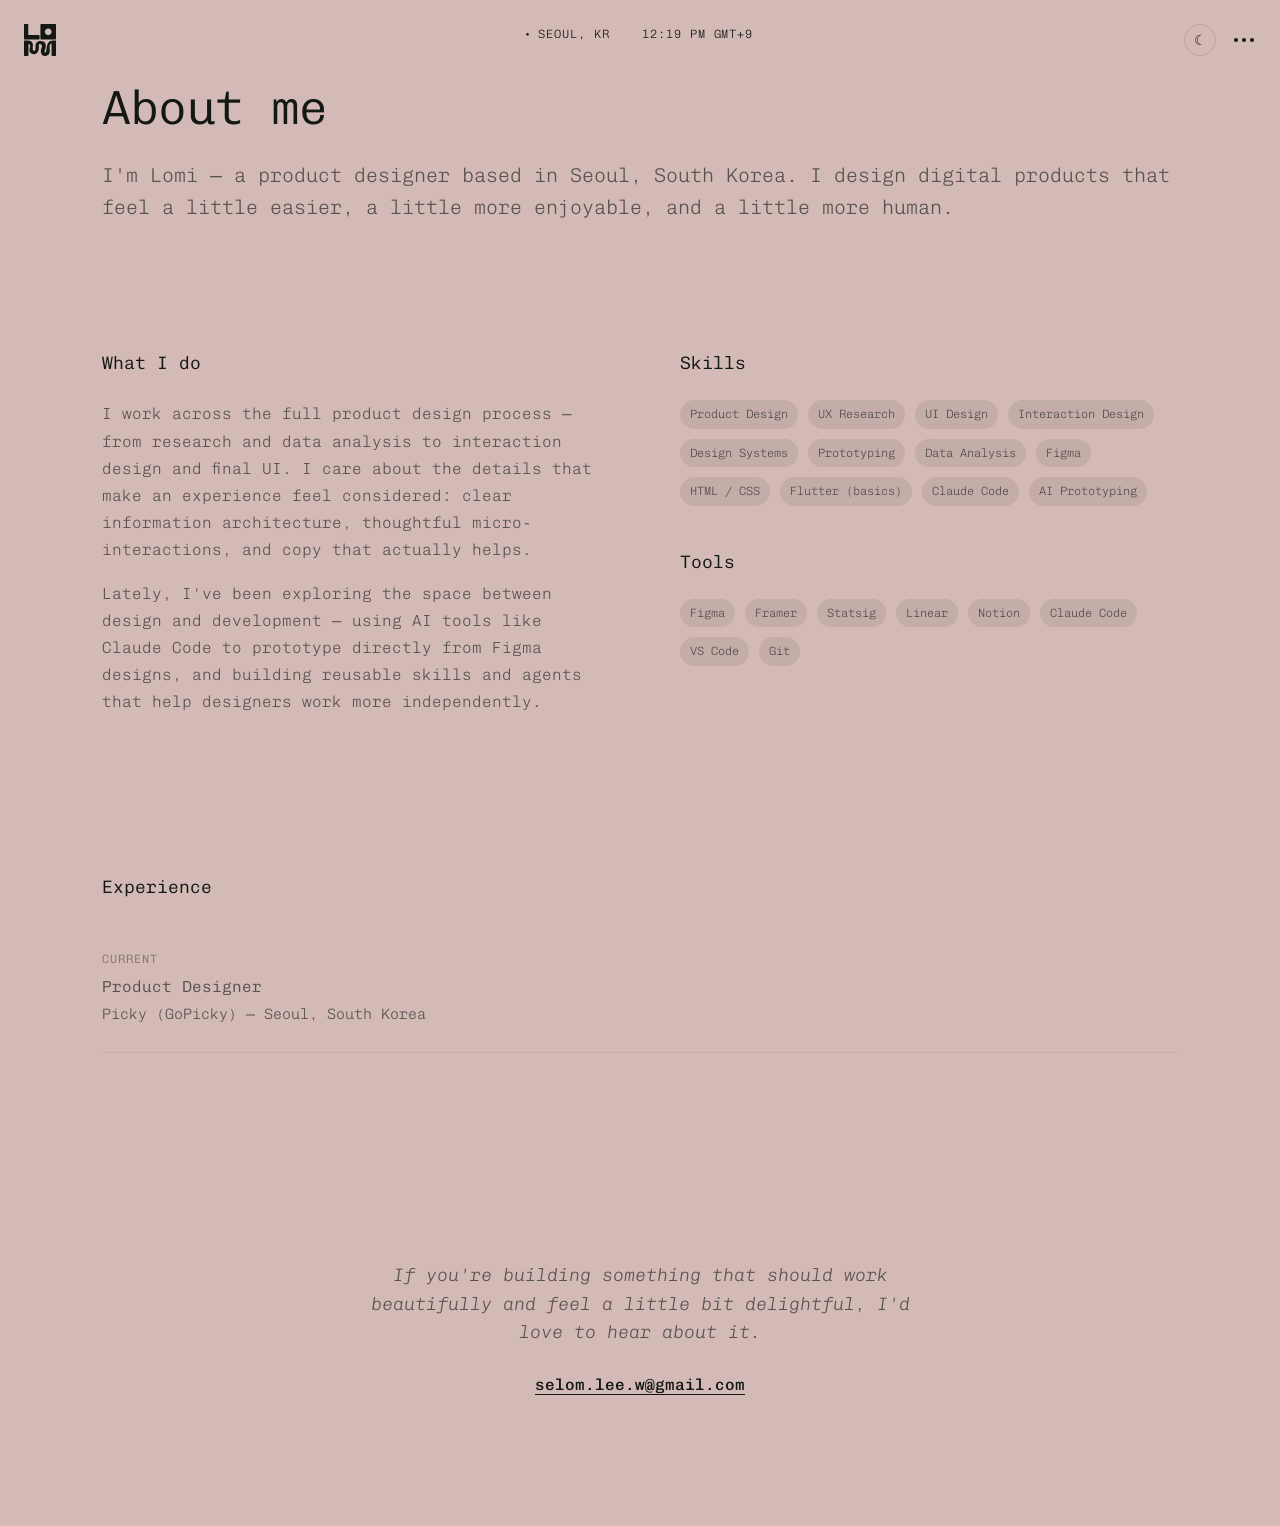
<file: about.html>
<!DOCTYPE html>
<html lang="en">
<head>
  <meta charset="UTF-8">
  <meta name="viewport" content="width=device-width, initial-scale=1.0">
  <title>About - Selom Lee</title>
  <meta name="description" content="About Selom Lee — product designer based in Seoul, South Korea.">
  <link rel="preconnect" href="https://fonts.googleapis.com">
  <link rel="preconnect" href="https://fonts.gstatic.com" crossorigin>
  <link href="https://fonts.googleapis.com/css2?family=Chivo+Mono:wght@200;300&display=swap" rel="stylesheet">
  <link rel="stylesheet" href="styles.css">
</head>
<body>

  <!-- Navigation -->
  <nav class="nav">
    <a href="index.html" class="nav__logo"><svg width="40" height="40" viewBox="0 0 40 40" fill="none" aria-label="Lomi"><g clip-path="url(#logo-clip)"><path class="logo-word" d="M34.599 20.7842C34.038 20.9072 33.488 21.0902 32.949 21.3592C31.61 22.0282 30.472 23.0822 29.747 24.3662C28.04 27.3882 28.697 31.1612 27.565 34.4282C27.404 34.8942 27.136 35.4252 26.658 35.6552C26.415 35.7722 26.087 35.7632 25.909 35.5652C25.828 35.4742 25.787 35.3562 25.759 35.2392C25.44 33.8972 26.063 32.3792 26.497 31.1322C27.104 29.3902 27.732 27.5892 27.109 25.6302C26.653 24.1962 25.766 22.6352 24.308 21.9652C22.593 21.1772 20.702 20.8562 18.851 21.4052C15.914 22.2762 13.946 24.8942 14.353 27.8822C14.54 29.2552 14.465 30.6632 14.131 32.0102C14.006 32.5162 13.829 33.0382 13.433 33.3892C11.919 34.7332 10.883 32.2042 10.842 31.0912C10.784 29.4812 11.195 27.8762 11.195 26.2642C11.195 23.5862 9.493 21.7772 6.881 21.0732C5.014 20.5692 3.034 20.5412 1.11 20.5772C0.987 20.5792 0.792 20.5802 0.6 20.5802C0.269 20.5782 0 20.8392 0 21.1612V39.4032C0 39.7252 0.269 39.9852 0.6 39.9852H4.956C5.287 39.9852 5.556 39.7242 5.556 39.4032V25.7962C5.556 25.2242 5.522 24.9292 6.305 25.2252C6.805 25.4142 7.211 25.8322 7.425 26.3042C7.737 26.9952 7.704 27.7892 7.549 28.5292C7.394 29.2682 7.124 29.9822 6.976 30.7232C6.804 31.5822 6.79 32.6802 6.899 33.5572C7.026 34.5832 7.494 35.6392 8.27 36.3562C9.958 37.9162 12.866 38.1452 14.879 37.0772C16.812 36.0502 17.86 33.9202 18.288 31.8232C18.552 30.5282 18.628 29.1972 18.512 27.8822C18.434 27.0022 18.323 25.9772 18.987 25.3732C19.328 25.0622 19.824 24.9402 20.289 24.9892C21.569 25.1222 22.431 26.4432 22.469 27.6922C22.51 29.0302 21.779 30.0452 21.409 31.2682C20.837 33.1602 20.842 35.6612 21.843 37.3922C23.467 40.2012 28.025 40.9292 30.468 38.5392C32.725 36.3302 32.2 32.4772 32.038 29.6872C31.956 28.2742 32.009 26.8002 32.665 25.5362C33.083 24.7312 33.989 23.8112 34.306 25.0982C34.49 25.8472 34.46 26.6892 34.46 27.4462C34.46 29.0132 34.46 30.5802 34.46 32.1462C34.46 34.5662 34.46 36.9862 34.46 39.4062C34.46 39.7282 34.729 39.9882 35.06 39.9882H39.403C39.734 39.9882 40.003 39.7272 40.003 39.4062V21.1562C40.003 20.8362 39.738 20.5772 39.408 20.5742L39.142 20.5722C38.722 20.5622 38.287 20.5512 37.845 20.5462C36.732 20.5352 35.649 20.5572 34.601 20.7882L34.599 20.7842Z" fill="currentColor"/><path class="logo-l" d="M18.844 13.889H5.334V0.6C5.334 0.269 5.065 0 4.734 0H0.6C0.269 0 0 0.269 0 0.6V18.844C0 19.175 0.269 19.444 0.6 19.444H18.844C19.175 19.444 19.444 19.175 19.444 18.844V14.489C19.444 14.158 19.175 13.889 18.844 13.889Z" fill="currentColor"/><path class="logo-eye" d="M39.3879 0H21.1439C20.8139 0 20.5439 0.27 20.5439 0.6V18.844C20.5439 19.174 20.8139 19.444 21.1439 19.444H39.3879C39.7179 19.444 39.9879 19.174 39.9879 18.844V0.6C39.9879 0.27 39.7179 0 39.3879 0ZM30.2659 13.953C27.9289 13.953 26.0349 12.059 26.0349 9.722C26.0349 7.385 27.9289 5.491 30.2659 5.491C32.6029 5.491 34.4969 7.385 34.4969 9.722C34.4969 12.059 32.6029 13.953 30.2659 13.953Z" fill="currentColor"/></g><defs><clipPath id="logo-clip"><rect width="40" height="40" fill="white"/></clipPath></defs></svg></a>
    <div class="nav__actions">
      <button class="theme-toggle" aria-label="Toggle theme" onclick="toggleTheme()">
        <span class="theme-toggle__icon"></span>
      </button>
      <button class="nav__toggle" aria-label="Toggle menu">
        <div class="nav__toggle-dots"><span></span><span></span><span></span></div>
      </button>
    </div>
    <div class="nav__location">
      <span class="nav__location-dot">●</span>
      <span>SEOUL, KR</span>
      <span class="nav__location-time" id="localTime"></span>
    </div>
    <div class="nav__panel">
      <div class="nav__panel-bg"></div>
      <div class="nav__panel-content">
        <div class="nav__panel-inner">
          <ul class="nav__links">
            <li><a href="about.html">About</a></li>
            <li><a href="works.html">Work</a></li>
            <li><a href="ai-design.html">Design & AI</a></li>
          </ul>
          <div class="nav__meta">
            <p class="nav__meta-label">Connect</p>
            <a href="https://www.linkedin.com/in/selomlee/" target="_blank" rel="noopener">LinkedIn</a>
            <a href="https://www.instagram.com/lomm.design" target="_blank" rel="noopener">Instagram</a>
            <a href="mailto:selom.lee.w@gmail.com">selom.lee.w@gmail.com</a>
          </div>
        </div>
      </div>
    </div>
  </nav>

  <!-- About Header -->
  <section class="about-header container--narrow">
    <h1 style="margin-bottom: 1.5rem;">About me</h1>
    <p class="text-large">
      I'm Lomi — a product designer based in Seoul, South Korea. I design digital products that feel a little easier, a little more enjoyable, and a little more human.
    </p>
  </section>

  <!-- About Content -->
  <section class="section container--narrow">
    <div class="about-grid">
      <div>
        <h3 style="margin-bottom: 1.5rem;">What I do</h3>
        <p>
          I work across the full product design process — from research and data analysis to interaction design and final UI. I care about the details that make an experience feel considered: clear information architecture, thoughtful micro-interactions, and copy that actually helps.
        </p>
        <p style="margin-top: 1rem;">
          Lately, I've been exploring the space between design and development — using AI tools like Claude Code to prototype directly from Figma designs, and building reusable skills and agents that help designers work more independently.
        </p>
      </div>
      <div>
        <h3 style="margin-bottom: 1.5rem;">Skills</h3>
        <div class="skills-list">
          <span class="tag">Product Design</span>
          <span class="tag">UX Research</span>
          <span class="tag">UI Design</span>
          <span class="tag">Interaction Design</span>
          <span class="tag">Design Systems</span>
          <span class="tag">Prototyping</span>
          <span class="tag">Data Analysis</span>
          <span class="tag">Figma</span>
          <span class="tag">HTML / CSS</span>
          <span class="tag">Flutter (basics)</span>
          <span class="tag">Claude Code</span>
          <span class="tag">AI Prototyping</span>
        </div>

        <h3 style="margin-top: 2.5rem; margin-bottom: 1.5rem;">Tools</h3>
        <div class="skills-list">
          <span class="tag">Figma</span>
          <span class="tag">Framer</span>
          <span class="tag">Statsig</span>
          <span class="tag">Linear</span>
          <span class="tag">Notion</span>
          <span class="tag">Claude Code</span>
          <span class="tag">VS Code</span>
          <span class="tag">Git</span>
        </div>
      </div>
    </div>
  </section>

  <!-- Experience -->
  <section class="section container--narrow">
    <h3 style="margin-bottom: 1.5rem;">Experience</h3>
    <div>
      <div class="experience-item">
        <p class="experience-item__period">Current</p>
        <p class="experience-item__role">Product Designer</p>
        <p class="experience-item__company">Picky (GoPicky) — Seoul, South Korea</p>
      </div>
    </div>
  </section>

  <!-- CTA -->
  <section class="cta-banner">
    <p class="italic-quote">If you're building something that should work beautifully and feel a little bit delightful, I'd love to hear about it.</p>
    <p style="margin-top: 1.5rem;">
      <a href="mailto:selom.lee.w@gmail.com" style="color: var(--color-text); font-weight: 500; border-bottom: 1px solid var(--color-text);">selom.lee.w@gmail.com</a>
    </p>
  </section>

  <script>
    // Theme toggle
    function toggleTheme() {
      const current = document.documentElement.getAttribute('data-theme');
      const next = current === 'light' ? 'dark' : 'light';
      document.documentElement.setAttribute('data-theme', next);
      localStorage.setItem('theme', next);
    }
    (function() {
      const saved = localStorage.getItem('theme');
      if (saved) document.documentElement.setAttribute('data-theme', saved);
    })();

    // Nav toggle
    (function() {
      const nav = document.querySelector('.nav');
      const toggle = document.querySelector('.nav__toggle');
      let menuOpen = false;
      let scrollPos = 0;

      toggle.addEventListener('click', function(e) {
        e.stopPropagation();
        menuOpen = !menuOpen;
        nav.classList.toggle('nav--open', menuOpen);
        scrollPos = window.scrollY;
      });

      document.addEventListener('click', function(e) {
        if (menuOpen && !nav.contains(e.target)) {
          menuOpen = false;
          nav.classList.remove('nav--open');
        }
      });

      window.addEventListener('scroll', function() {
        if (menuOpen && Math.abs(window.scrollY - scrollPos) > 500) {
          menuOpen = false;
          nav.classList.remove('nav--open');
        }
      });
    })();

    // Seoul time
    (function() {
      function updateTime() {
        var now = new Date();
        var time = now.toLocaleTimeString('en-US', { timeZone: 'Asia/Seoul', hour: 'numeric', minute: '2-digit', hour12: true });
        document.getElementById('localTime').textContent = time + '  GMT+9';
      }
      updateTime();
      setInterval(updateTime, 60000);
    })();
  </script>
</body>
</html>
</file>
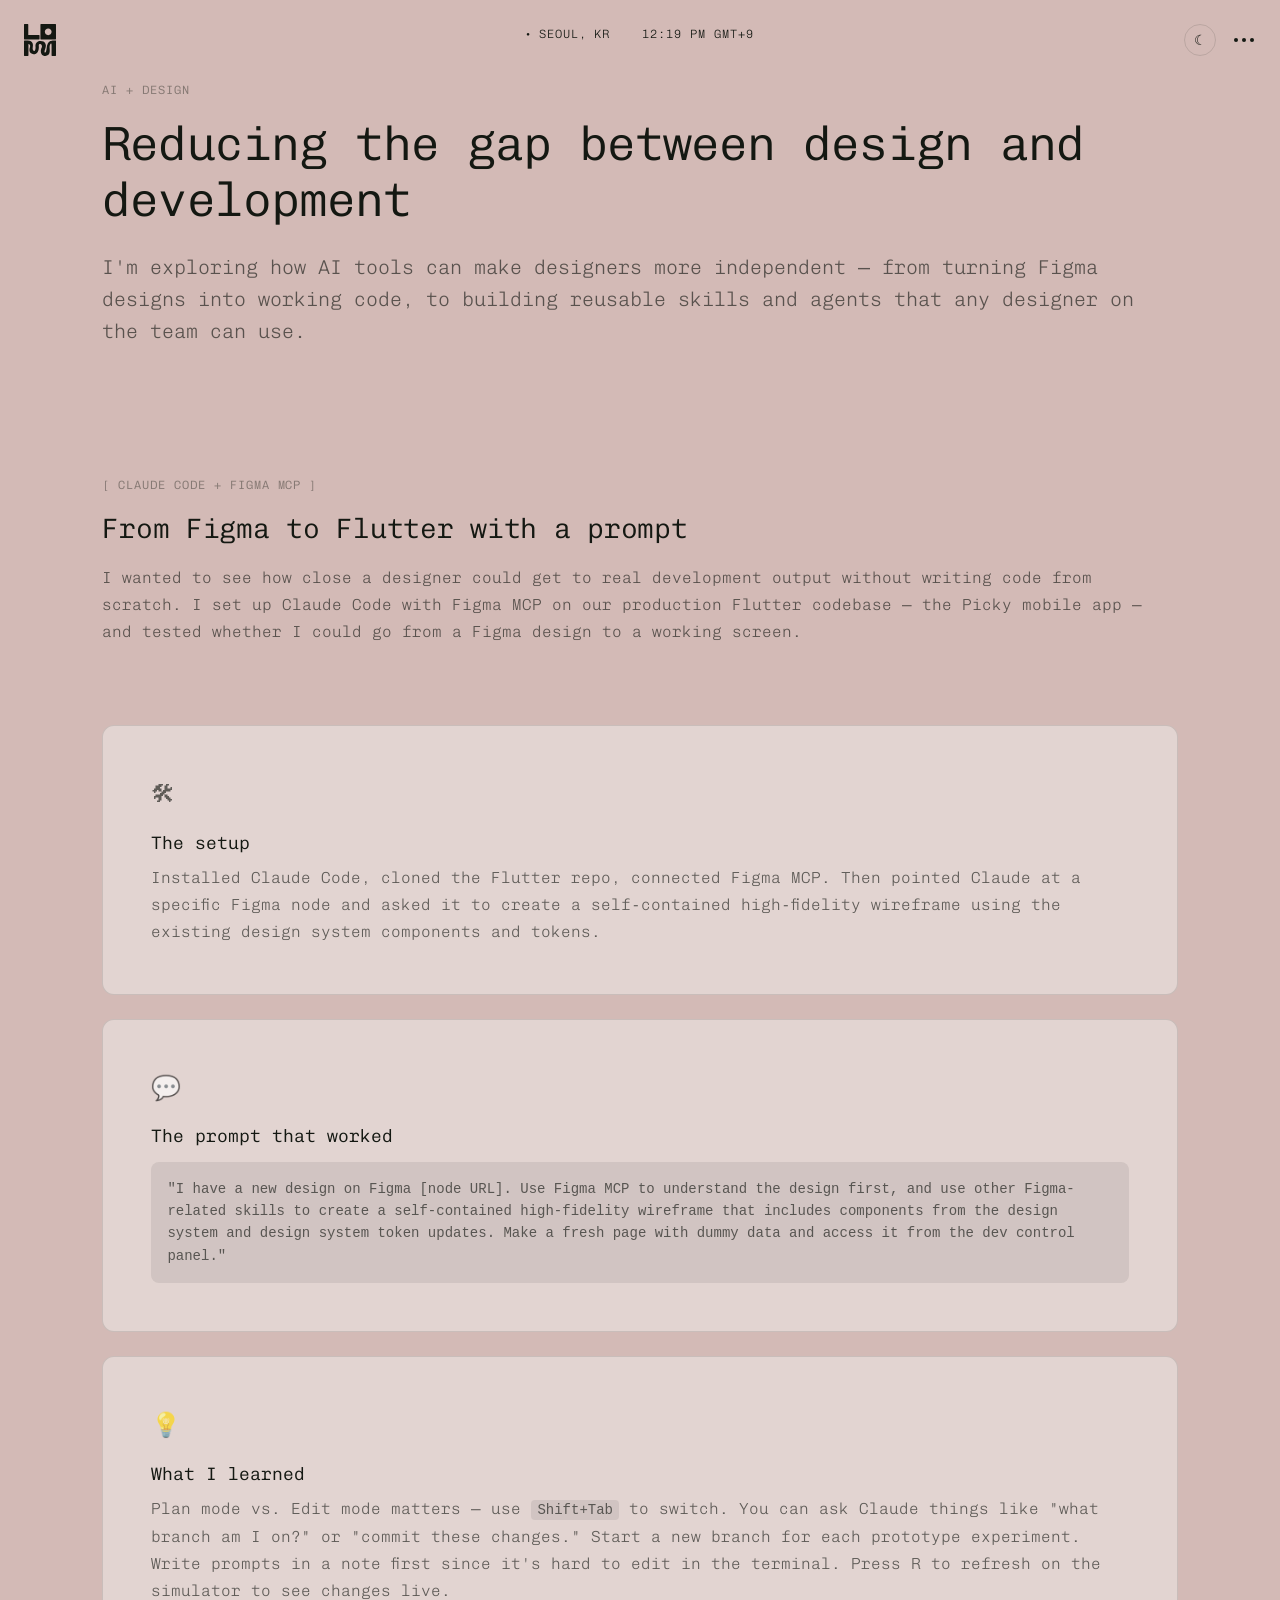
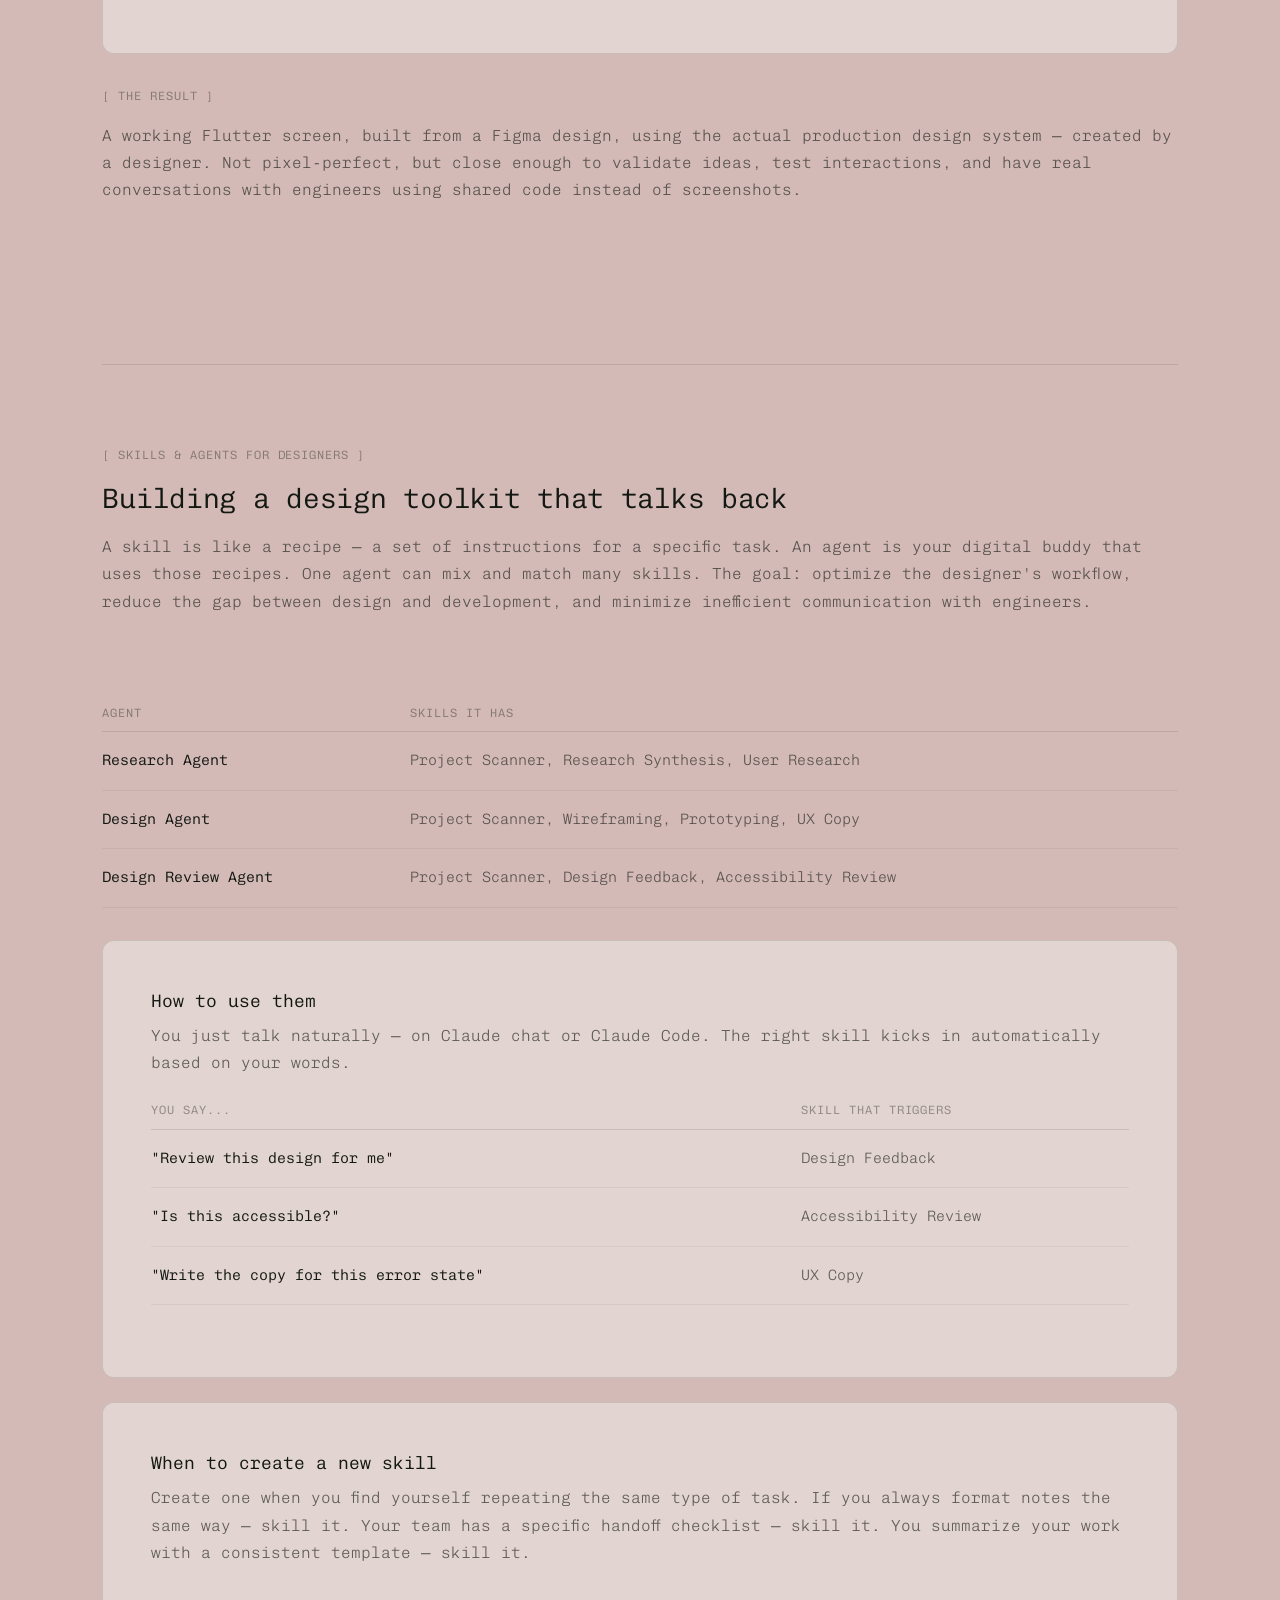
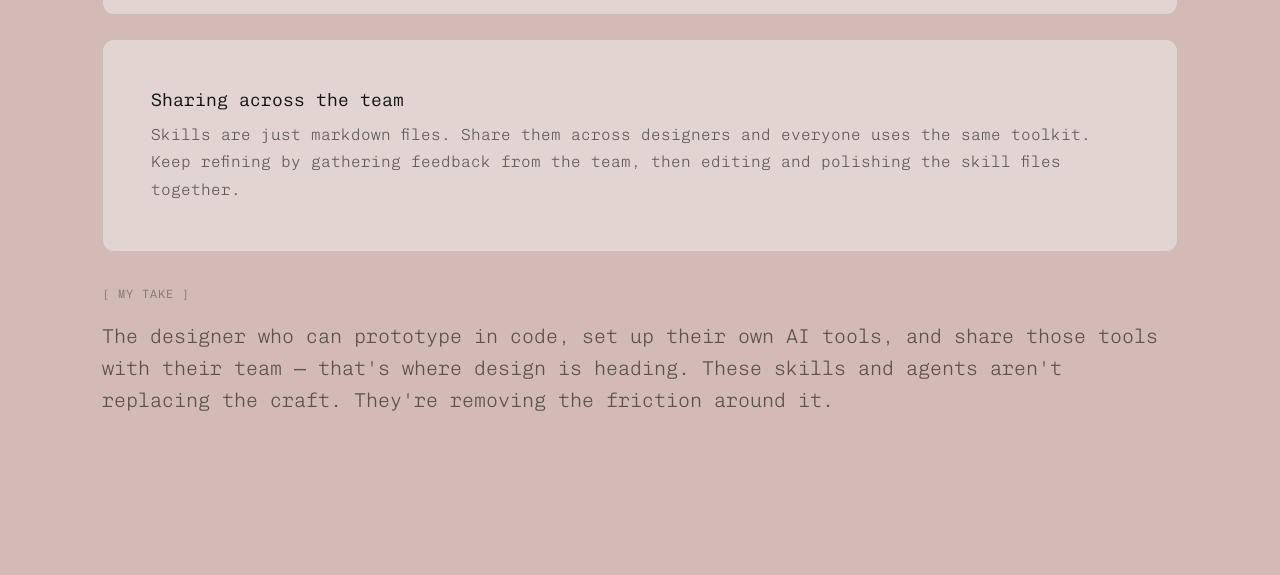
<file: ai-design.html>
<!DOCTYPE html>
<html lang="en">
<head>
  <meta charset="UTF-8">
  <meta name="viewport" content="width=device-width, initial-scale=1.0">
  <title>AI + Design - Selom Lee</title>
  <meta name="description" content="Exploring the intersection of design and AI — vibe coding, rapid prototyping, and building skills and agents for designers.">
  <link rel="preconnect" href="https://fonts.googleapis.com">
  <link rel="preconnect" href="https://fonts.gstatic.com" crossorigin>
  <link href="https://fonts.googleapis.com/css2?family=Chivo+Mono:wght@200;300&display=swap" rel="stylesheet">
  <link rel="stylesheet" href="styles.css">
</head>
<body>

  <!-- Navigation -->
  <nav class="nav">
    <a href="index.html" class="nav__logo"><svg width="40" height="40" viewBox="0 0 40 40" fill="none" aria-label="Lomi"><g clip-path="url(#logo-clip)"><path class="logo-word" d="M34.599 20.7842C34.038 20.9072 33.488 21.0902 32.949 21.3592C31.61 22.0282 30.472 23.0822 29.747 24.3662C28.04 27.3882 28.697 31.1612 27.565 34.4282C27.404 34.8942 27.136 35.4252 26.658 35.6552C26.415 35.7722 26.087 35.7632 25.909 35.5652C25.828 35.4742 25.787 35.3562 25.759 35.2392C25.44 33.8972 26.063 32.3792 26.497 31.1322C27.104 29.3902 27.732 27.5892 27.109 25.6302C26.653 24.1962 25.766 22.6352 24.308 21.9652C22.593 21.1772 20.702 20.8562 18.851 21.4052C15.914 22.2762 13.946 24.8942 14.353 27.8822C14.54 29.2552 14.465 30.6632 14.131 32.0102C14.006 32.5162 13.829 33.0382 13.433 33.3892C11.919 34.7332 10.883 32.2042 10.842 31.0912C10.784 29.4812 11.195 27.8762 11.195 26.2642C11.195 23.5862 9.493 21.7772 6.881 21.0732C5.014 20.5692 3.034 20.5412 1.11 20.5772C0.987 20.5792 0.792 20.5802 0.6 20.5802C0.269 20.5782 0 20.8392 0 21.1612V39.4032C0 39.7252 0.269 39.9852 0.6 39.9852H4.956C5.287 39.9852 5.556 39.7242 5.556 39.4032V25.7962C5.556 25.2242 5.522 24.9292 6.305 25.2252C6.805 25.4142 7.211 25.8322 7.425 26.3042C7.737 26.9952 7.704 27.7892 7.549 28.5292C7.394 29.2682 7.124 29.9822 6.976 30.7232C6.804 31.5822 6.79 32.6802 6.899 33.5572C7.026 34.5832 7.494 35.6392 8.27 36.3562C9.958 37.9162 12.866 38.1452 14.879 37.0772C16.812 36.0502 17.86 33.9202 18.288 31.8232C18.552 30.5282 18.628 29.1972 18.512 27.8822C18.434 27.0022 18.323 25.9772 18.987 25.3732C19.328 25.0622 19.824 24.9402 20.289 24.9892C21.569 25.1222 22.431 26.4432 22.469 27.6922C22.51 29.0302 21.779 30.0452 21.409 31.2682C20.837 33.1602 20.842 35.6612 21.843 37.3922C23.467 40.2012 28.025 40.9292 30.468 38.5392C32.725 36.3302 32.2 32.4772 32.038 29.6872C31.956 28.2742 32.009 26.8002 32.665 25.5362C33.083 24.7312 33.989 23.8112 34.306 25.0982C34.49 25.8472 34.46 26.6892 34.46 27.4462C34.46 29.0132 34.46 30.5802 34.46 32.1462C34.46 34.5662 34.46 36.9862 34.46 39.4062C34.46 39.7282 34.729 39.9882 35.06 39.9882H39.403C39.734 39.9882 40.003 39.7272 40.003 39.4062V21.1562C40.003 20.8362 39.738 20.5772 39.408 20.5742L39.142 20.5722C38.722 20.5622 38.287 20.5512 37.845 20.5462C36.732 20.5352 35.649 20.5572 34.601 20.7882L34.599 20.7842Z" fill="currentColor"/><path class="logo-l" d="M18.844 13.889H5.334V0.6C5.334 0.269 5.065 0 4.734 0H0.6C0.269 0 0 0.269 0 0.6V18.844C0 19.175 0.269 19.444 0.6 19.444H18.844C19.175 19.444 19.444 19.175 19.444 18.844V14.489C19.444 14.158 19.175 13.889 18.844 13.889Z" fill="currentColor"/><path class="logo-eye" d="M39.3879 0H21.1439C20.8139 0 20.5439 0.27 20.5439 0.6V18.844C20.5439 19.174 20.8139 19.444 21.1439 19.444H39.3879C39.7179 19.444 39.9879 19.174 39.9879 18.844V0.6C39.9879 0.27 39.7179 0 39.3879 0ZM30.2659 13.953C27.9289 13.953 26.0349 12.059 26.0349 9.722C26.0349 7.385 27.9289 5.491 30.2659 5.491C32.6029 5.491 34.4969 7.385 34.4969 9.722C34.4969 12.059 32.6029 13.953 30.2659 13.953Z" fill="currentColor"/></g><defs><clipPath id="logo-clip"><rect width="40" height="40" fill="white"/></clipPath></defs></svg></a>
    <div class="nav__actions">
      <button class="theme-toggle" aria-label="Toggle theme" onclick="toggleTheme()">
        <span class="theme-toggle__icon"></span>
      </button>
      <button class="nav__toggle" aria-label="Toggle menu">
        <div class="nav__toggle-dots"><span></span><span></span><span></span></div>
      </button>
    </div>
    <div class="nav__location">
      <span class="nav__location-dot">●</span>
      <span>SEOUL, KR</span>
      <span class="nav__location-time" id="localTime"></span>
    </div>
    <div class="nav__panel">
      <div class="nav__panel-bg"></div>
      <div class="nav__panel-content">
        <div class="nav__panel-inner">
          <ul class="nav__links">
            <li><a href="about.html">About</a></li>
            <li><a href="works.html">Work</a></li>
            <li><a href="ai-design.html">Design & AI</a></li>
          </ul>
          <div class="nav__meta">
            <p class="nav__meta-label">Connect</p>
            <a href="https://www.linkedin.com/in/selomlee/" target="_blank" rel="noopener">LinkedIn</a>
            <a href="https://www.instagram.com/lomm.design" target="_blank" rel="noopener">Instagram</a>
            <a href="mailto:selom.lee.w@gmail.com">selom.lee.w@gmail.com</a>
          </div>
        </div>
      </div>
    </div>
  </nav>

  <!-- Intro -->
  <section class="ai-intro container--narrow">
    <p class="case-section__label" style="margin-bottom: 1rem;">AI + Design</p>
    <h1 style="margin-bottom: 1.5rem;">Reducing the gap between design and development</h1>
    <p class="text-large">
      I'm exploring how AI tools can make designers more independent — from turning Figma designs into working code, to building reusable skills and agents that any designer on the team can use.
    </p>
  </section>

  <!-- Section 1: Claude Code + Figma MCP -->
  <section class="section container--narrow">
    <div class="case-section">
      <p class="case-section__label">[ Claude Code + Figma MCP ]</p>
      <h2 style="margin-bottom: 1rem;">From Figma to Flutter with a prompt</h2>
      <p>
        I wanted to see how close a designer could get to real development output without writing code from scratch. I set up Claude Code with Figma MCP on our production Flutter codebase — the Picky mobile app — and tested whether I could go from a Figma design to a working screen.
      </p>
    </div>

    <div class="ai-card">
      <p class="ai-card__icon">&#x1F6E0;</p>
      <h3>The setup</h3>
      <p style="margin-top: 0.5rem; color: var(--color-text-secondary);">
        Installed Claude Code, cloned the Flutter repo, connected Figma MCP. Then pointed Claude at a specific Figma node and asked it to create a self-contained high-fidelity wireframe using the existing design system components and tokens.
      </p>
    </div>

    <div class="ai-card">
      <p class="ai-card__icon">&#x1F4AC;</p>
      <h3>The prompt that worked</h3>
      <p style="margin-top: 0.5rem; color: var(--color-text-secondary); font-family: monospace; font-size: 0.875rem; line-height: 1.6; background: var(--color-tag-bg); padding: 1rem; border-radius: 8px; margin-top: 0.75rem;">
        "I have a new design on Figma [node URL]. Use Figma MCP to understand the design first, and use other Figma-related skills to create a self-contained high-fidelity wireframe that includes components from the design system and design system token updates. Make a fresh page with dummy data and access it from the dev control panel."
      </p>
    </div>

    <div class="ai-card">
      <p class="ai-card__icon">&#x1F4A1;</p>
      <h3>What I learned</h3>
      <p style="margin-top: 0.5rem; color: var(--color-text-secondary);">
        Plan mode vs. Edit mode matters — use <code style="background: var(--color-tag-bg); padding: 2px 6px; border-radius: 4px; font-size: 0.875rem;">Shift+Tab</code> to switch. You can ask Claude things like "what branch am I on?" or "commit these changes." Start a new branch for each prototype experiment. Write prompts in a note first since it's hard to edit in the terminal. Press R to refresh on the simulator to see changes live.
      </p>
    </div>

    <div class="case-section" style="margin-top: 2rem;">
      <p class="case-section__label">[ The result ]</p>
      <p>
        A working Flutter screen, built from a Figma design, using the actual production design system — created by a designer. Not pixel-perfect, but close enough to validate ideas, test interactions, and have real conversations with engineers using shared code instead of screenshots.
      </p>
    </div>
  </section>

  <!-- Divider -->
  <div class="container--narrow" style="border-top: 1px solid var(--color-border); margin: 0 auto;"></div>

  <!-- Section 2: Skills & Agents for Designers -->
  <section class="section container--narrow">
    <div class="case-section">
      <p class="case-section__label">[ Skills & Agents for Designers ]</p>
      <h2 style="margin-bottom: 1rem;">Building a design toolkit that talks back</h2>
      <p>
        A skill is like a recipe — a set of instructions for a specific task. An agent is your digital buddy that uses those recipes. One agent can mix and match many skills. The goal: optimize the designer's workflow, reduce the gap between design and development, and minimize inefficient communication with engineers.
      </p>
    </div>

    <!-- Agent Table -->
    <table class="agent-table">
      <thead>
        <tr>
          <th>Agent</th>
          <th>Skills it has</th>
        </tr>
      </thead>
      <tbody>
        <tr>
          <td>Research Agent</td>
          <td>Project Scanner, Research Synthesis, User Research</td>
        </tr>
        <tr>
          <td>Design Agent</td>
          <td>Project Scanner, Wireframing, Prototyping, UX Copy</td>
        </tr>
        <tr>
          <td>Design Review Agent</td>
          <td>Project Scanner, Design Feedback, Accessibility Review</td>
        </tr>
      </tbody>
    </table>

    <div class="ai-card" style="margin-top: 2rem;">
      <h3>How to use them</h3>
      <p style="margin-top: 0.5rem; color: var(--color-text-secondary);">
        You just talk naturally — on Claude chat or Claude Code. The right skill kicks in automatically based on your words.
      </p>
      <table class="agent-table" style="margin-top: 1rem;">
        <thead>
          <tr>
            <th>You say...</th>
            <th>Skill that triggers</th>
          </tr>
        </thead>
        <tbody>
          <tr>
            <td>"Review this design for me"</td>
            <td>Design Feedback</td>
          </tr>
          <tr>
            <td>"Is this accessible?"</td>
            <td>Accessibility Review</td>
          </tr>
          <tr>
            <td>"Write the copy for this error state"</td>
            <td>UX Copy</td>
          </tr>
        </tbody>
      </table>
    </div>

    <div class="ai-card">
      <h3>When to create a new skill</h3>
      <p style="margin-top: 0.5rem; color: var(--color-text-secondary);">
        Create one when you find yourself repeating the same type of task. If you always format notes the same way — skill it. Your team has a specific handoff checklist — skill it. You summarize your work with a consistent template — skill it.
      </p>
    </div>

    <div class="ai-card">
      <h3>Sharing across the team</h3>
      <p style="margin-top: 0.5rem; color: var(--color-text-secondary);">
        Skills are just markdown files. Share them across designers and everyone uses the same toolkit. Keep refining by gathering feedback from the team, then editing and polishing the skill files together.
      </p>
    </div>

    <div class="case-section" style="margin-top: 2rem;">
      <p class="case-section__label">[ My take ]</p>
      <p class="text-large">
        The designer who can prototype in code, set up their own AI tools, and share those tools with their team — that's where design is heading. These skills and agents aren't replacing the craft. They're removing the friction around it.
      </p>
    </div>
  </section>

  <script>
    // Theme toggle
    function toggleTheme() {
      const current = document.documentElement.getAttribute('data-theme');
      const next = current === 'light' ? 'dark' : 'light';
      document.documentElement.setAttribute('data-theme', next);
      localStorage.setItem('theme', next);
    }
    (function() {
      const saved = localStorage.getItem('theme');
      if (saved) document.documentElement.setAttribute('data-theme', saved);
    })();

    // Nav toggle
    (function() {
      const nav = document.querySelector('.nav');
      const toggle = document.querySelector('.nav__toggle');
      let menuOpen = false;
      let scrollPos = 0;

      toggle.addEventListener('click', function(e) {
        e.stopPropagation();
        menuOpen = !menuOpen;
        nav.classList.toggle('nav--open', menuOpen);
        scrollPos = window.scrollY;
      });

      document.addEventListener('click', function(e) {
        if (menuOpen && !nav.contains(e.target)) {
          menuOpen = false;
          nav.classList.remove('nav--open');
        }
      });

      window.addEventListener('scroll', function() {
        if (menuOpen && Math.abs(window.scrollY - scrollPos) > 500) {
          menuOpen = false;
          nav.classList.remove('nav--open');
        }
      });
    })();

    // Seoul time
    (function() {
      function updateTime() {
        var now = new Date();
        var time = now.toLocaleTimeString('en-US', { timeZone: 'Asia/Seoul', hour: 'numeric', minute: '2-digit', hour12: true });
        document.getElementById('localTime').textContent = time + '  GMT+9';
      }
      updateTime();
      setInterval(updateTime, 60000);
    })();
  </script>
</body>
</html>
</file>
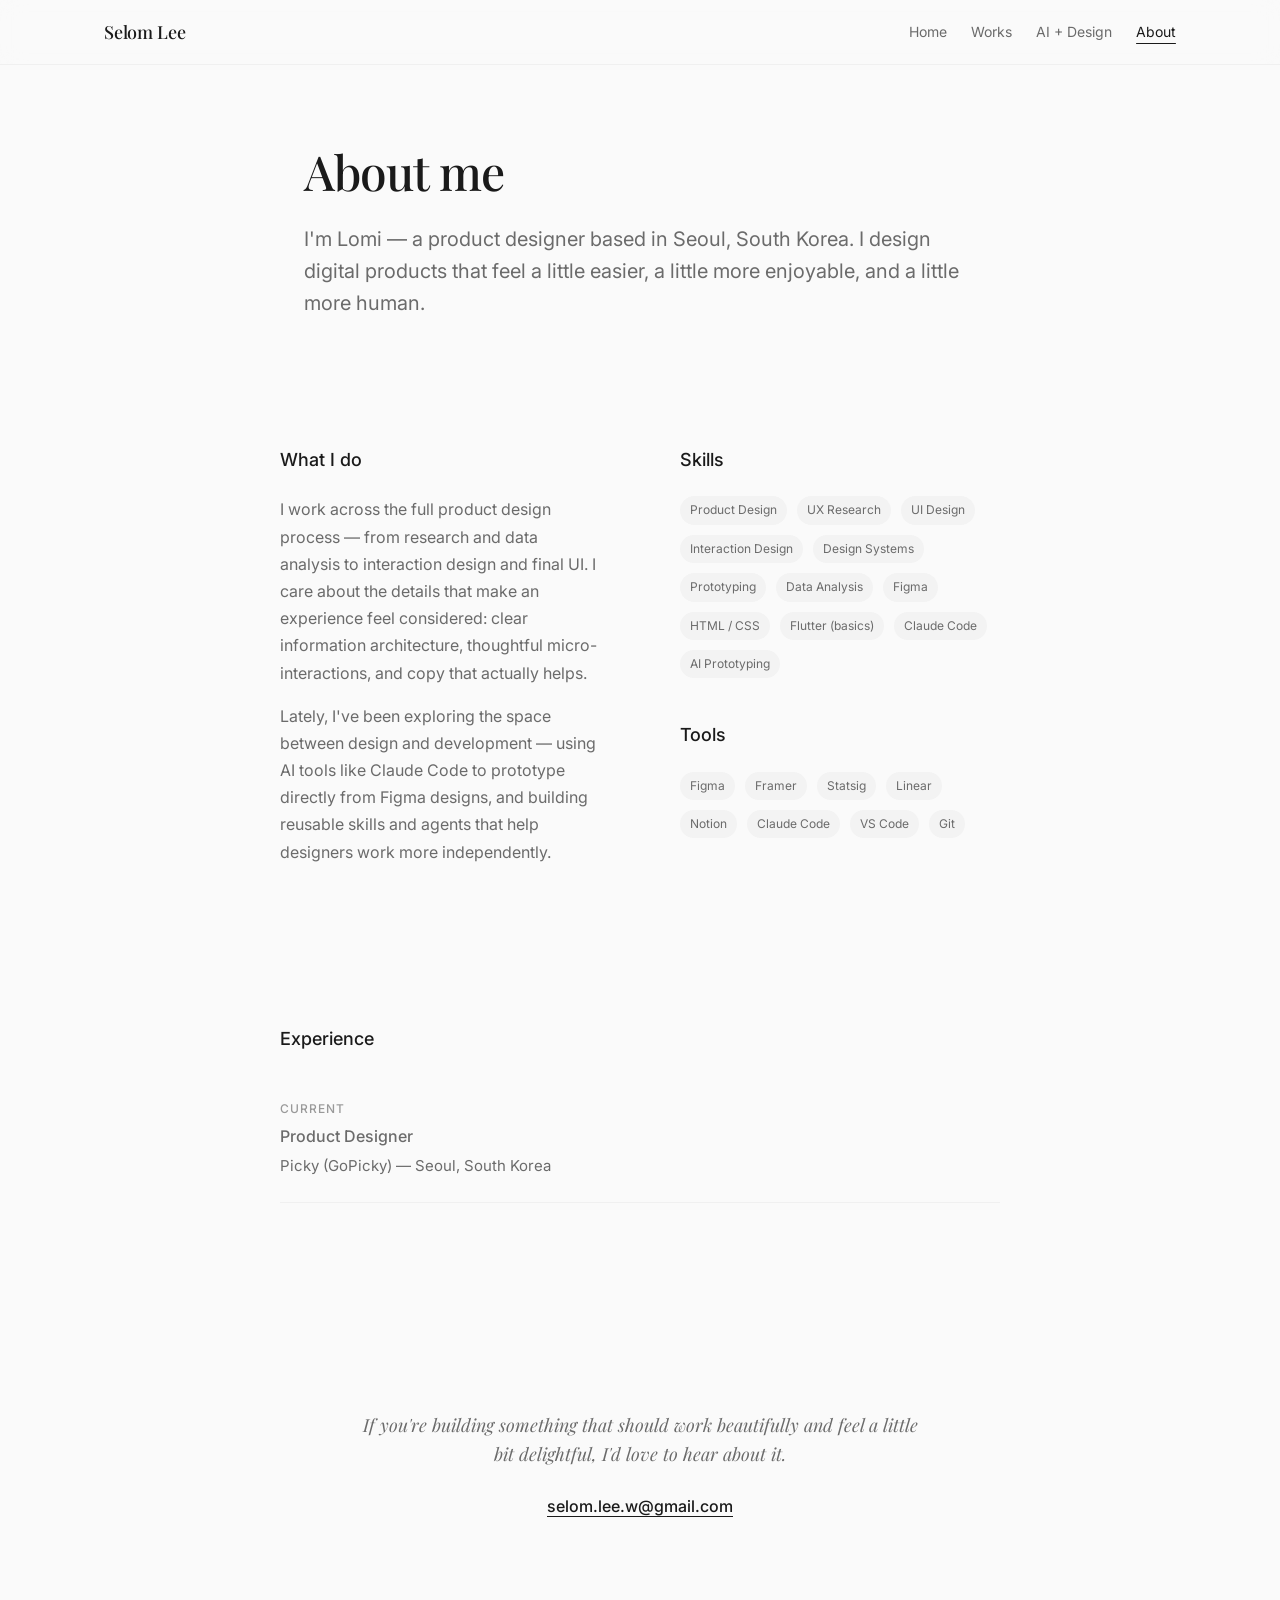
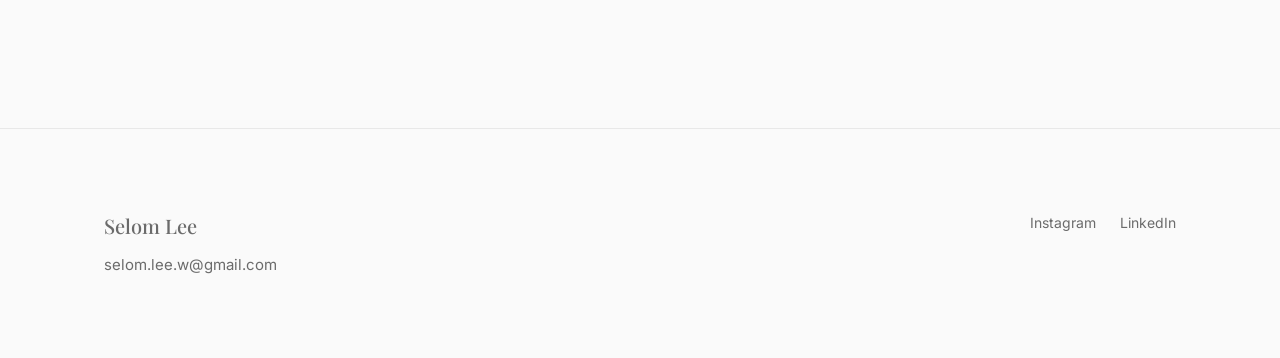
<file: portfolio/about.html>
<!DOCTYPE html>
<html lang="en">
<head>
  <meta charset="UTF-8">
  <meta name="viewport" content="width=device-width, initial-scale=1.0">
  <title>About - Selom Lee</title>
  <meta name="description" content="About Selom Lee — product designer based in Seoul, South Korea.">
  <link rel="preconnect" href="https://fonts.googleapis.com">
  <link rel="preconnect" href="https://fonts.gstatic.com" crossorigin>
  <link href="https://fonts.googleapis.com/css2?family=Inter:wght@400;500;600&family=Playfair+Display:ital,wght@0,500;1,400;1,500&display=swap" rel="stylesheet">
  <link rel="stylesheet" href="styles.css">
</head>
<body>

  <!-- Navigation -->
  <nav class="nav">
    <div class="nav__inner">
      <a href="index.html" class="nav__logo">Selom Lee</a>
      <button class="nav__toggle" aria-label="Toggle menu" onclick="document.querySelector('.nav__links').classList.toggle('open')">
        <span></span><span></span><span></span>
      </button>
      <ul class="nav__links">
        <li><a href="index.html">Home</a></li>
        <li><a href="works.html">Works</a></li>
        <li><a href="ai-design.html">AI + Design</a></li>
        <li><a href="about.html" class="active">About</a></li>
      </ul>
    </div>
  </nav>

  <!-- About Header -->
  <section class="about-header container--narrow">
    <h1 style="margin-bottom: 1.5rem;">About me</h1>
    <p class="text-large">
      I'm Lomi — a product designer based in Seoul, South Korea. I design digital products that feel a little easier, a little more enjoyable, and a little more human.
    </p>
  </section>

  <!-- About Content -->
  <section class="section container--narrow">
    <div class="about-grid">
      <div>
        <h3 style="margin-bottom: 1.5rem;">What I do</h3>
        <p>
          I work across the full product design process — from research and data analysis to interaction design and final UI. I care about the details that make an experience feel considered: clear information architecture, thoughtful micro-interactions, and copy that actually helps.
        </p>
        <p style="margin-top: 1rem;">
          Lately, I've been exploring the space between design and development — using AI tools like Claude Code to prototype directly from Figma designs, and building reusable skills and agents that help designers work more independently.
        </p>
      </div>
      <div>
        <h3 style="margin-bottom: 1.5rem;">Skills</h3>
        <div class="skills-list">
          <span class="tag">Product Design</span>
          <span class="tag">UX Research</span>
          <span class="tag">UI Design</span>
          <span class="tag">Interaction Design</span>
          <span class="tag">Design Systems</span>
          <span class="tag">Prototyping</span>
          <span class="tag">Data Analysis</span>
          <span class="tag">Figma</span>
          <span class="tag">HTML / CSS</span>
          <span class="tag">Flutter (basics)</span>
          <span class="tag">Claude Code</span>
          <span class="tag">AI Prototyping</span>
        </div>

        <h3 style="margin-top: 2.5rem; margin-bottom: 1.5rem;">Tools</h3>
        <div class="skills-list">
          <span class="tag">Figma</span>
          <span class="tag">Framer</span>
          <span class="tag">Statsig</span>
          <span class="tag">Linear</span>
          <span class="tag">Notion</span>
          <span class="tag">Claude Code</span>
          <span class="tag">VS Code</span>
          <span class="tag">Git</span>
        </div>
      </div>
    </div>
  </section>

  <!-- Experience -->
  <section class="section container--narrow">
    <h3 style="margin-bottom: 1.5rem;">Experience</h3>
    <div>
      <div class="experience-item">
        <p class="experience-item__period">Current</p>
        <p class="experience-item__role">Product Designer</p>
        <p class="experience-item__company">Picky (GoPicky) — Seoul, South Korea</p>
      </div>
    </div>
  </section>

  <!-- CTA -->
  <section class="cta-banner">
    <p class="italic-quote">If you're building something that should work beautifully and feel a little bit delightful, I'd love to hear about it.</p>
    <p style="margin-top: 1.5rem;">
      <a href="mailto:selom.lee.w@gmail.com" style="color: var(--color-text); font-weight: 500; border-bottom: 1px solid var(--color-text);">selom.lee.w@gmail.com</a>
    </p>
  </section>

  <!-- Footer -->
  <footer class="footer">
    <div class="container footer__inner">
      <div>
        <p class="footer__name">Selom Lee</p>
        <a href="mailto:selom.lee.w@gmail.com" class="footer__email">selom.lee.w@gmail.com</a>
      </div>
      <ul class="footer__links">
        <li><a href="https://www.instagram.com/lomm.design" target="_blank" rel="noopener">Instagram</a></li>
        <li><a href="https://www.linkedin.com/in/selomlee/" target="_blank" rel="noopener">LinkedIn</a></li>
      </ul>
    </div>
  </footer>

</body>
</html>
</file>
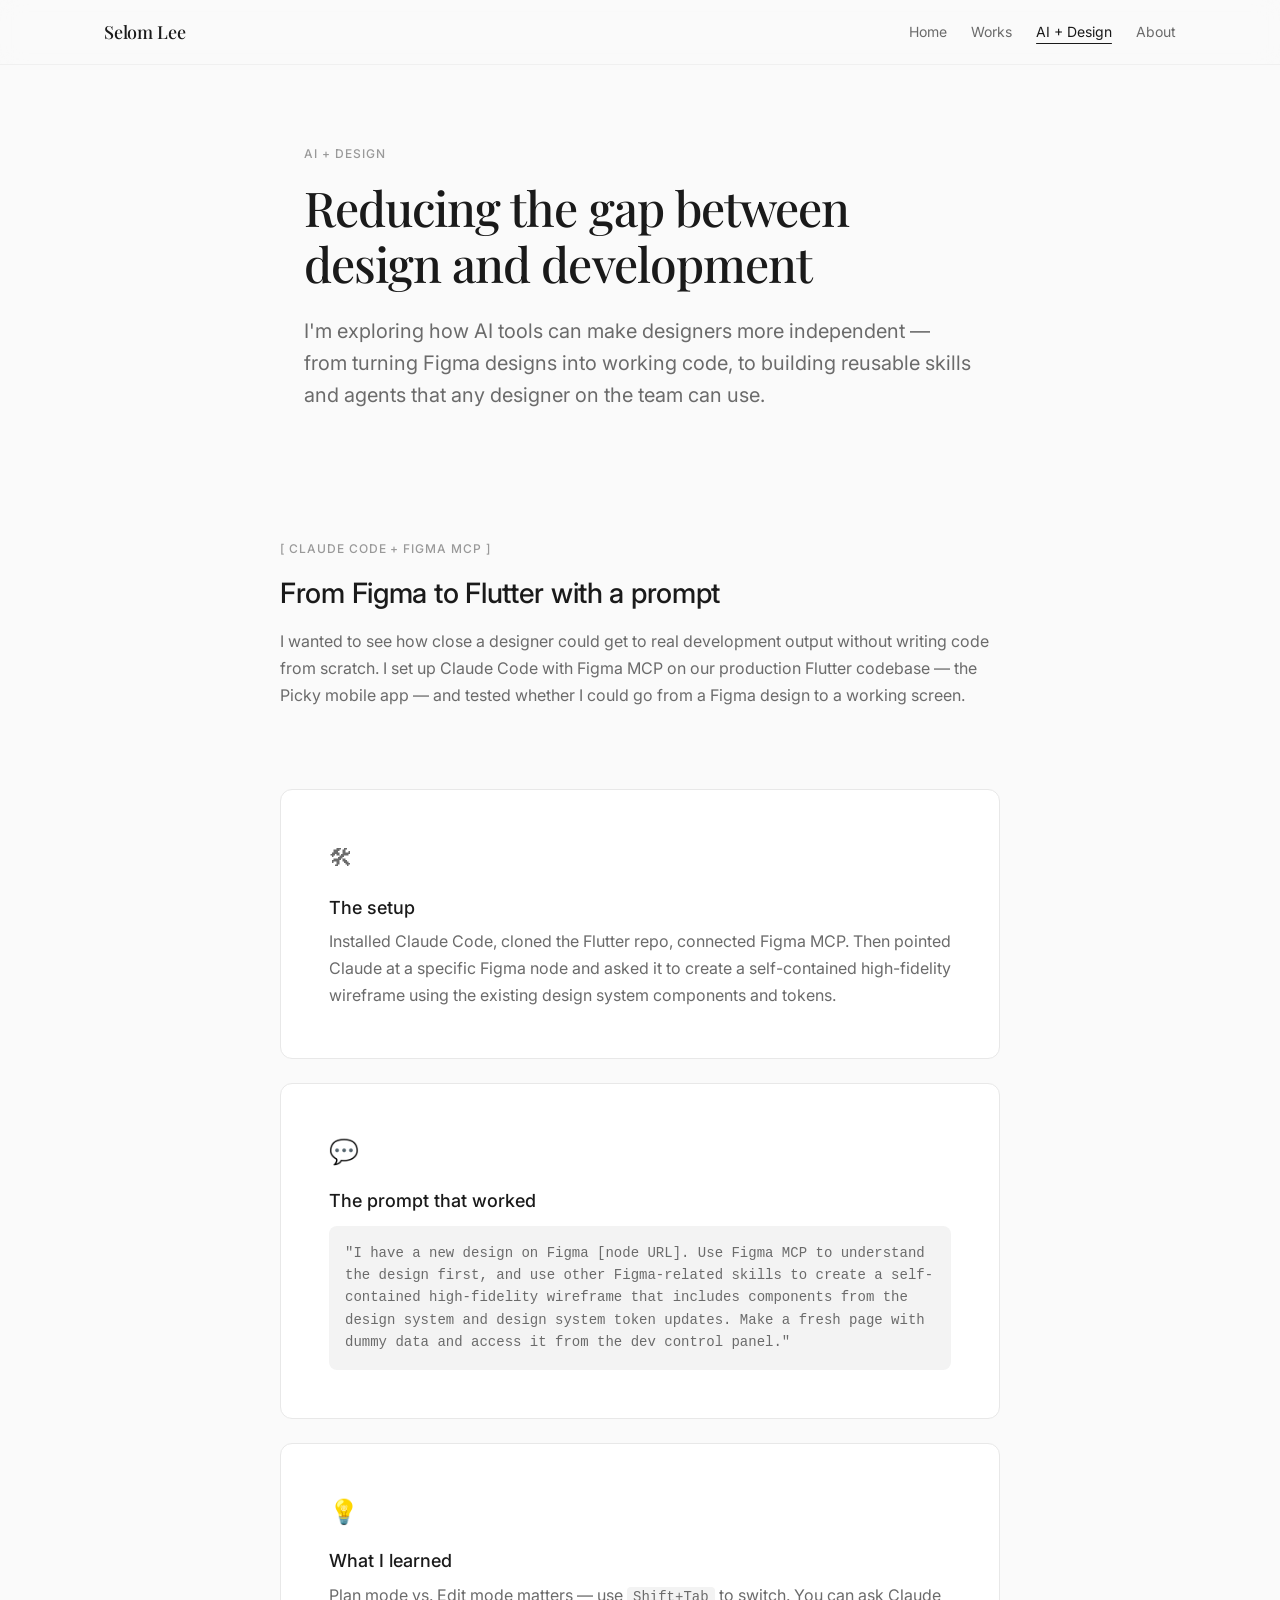
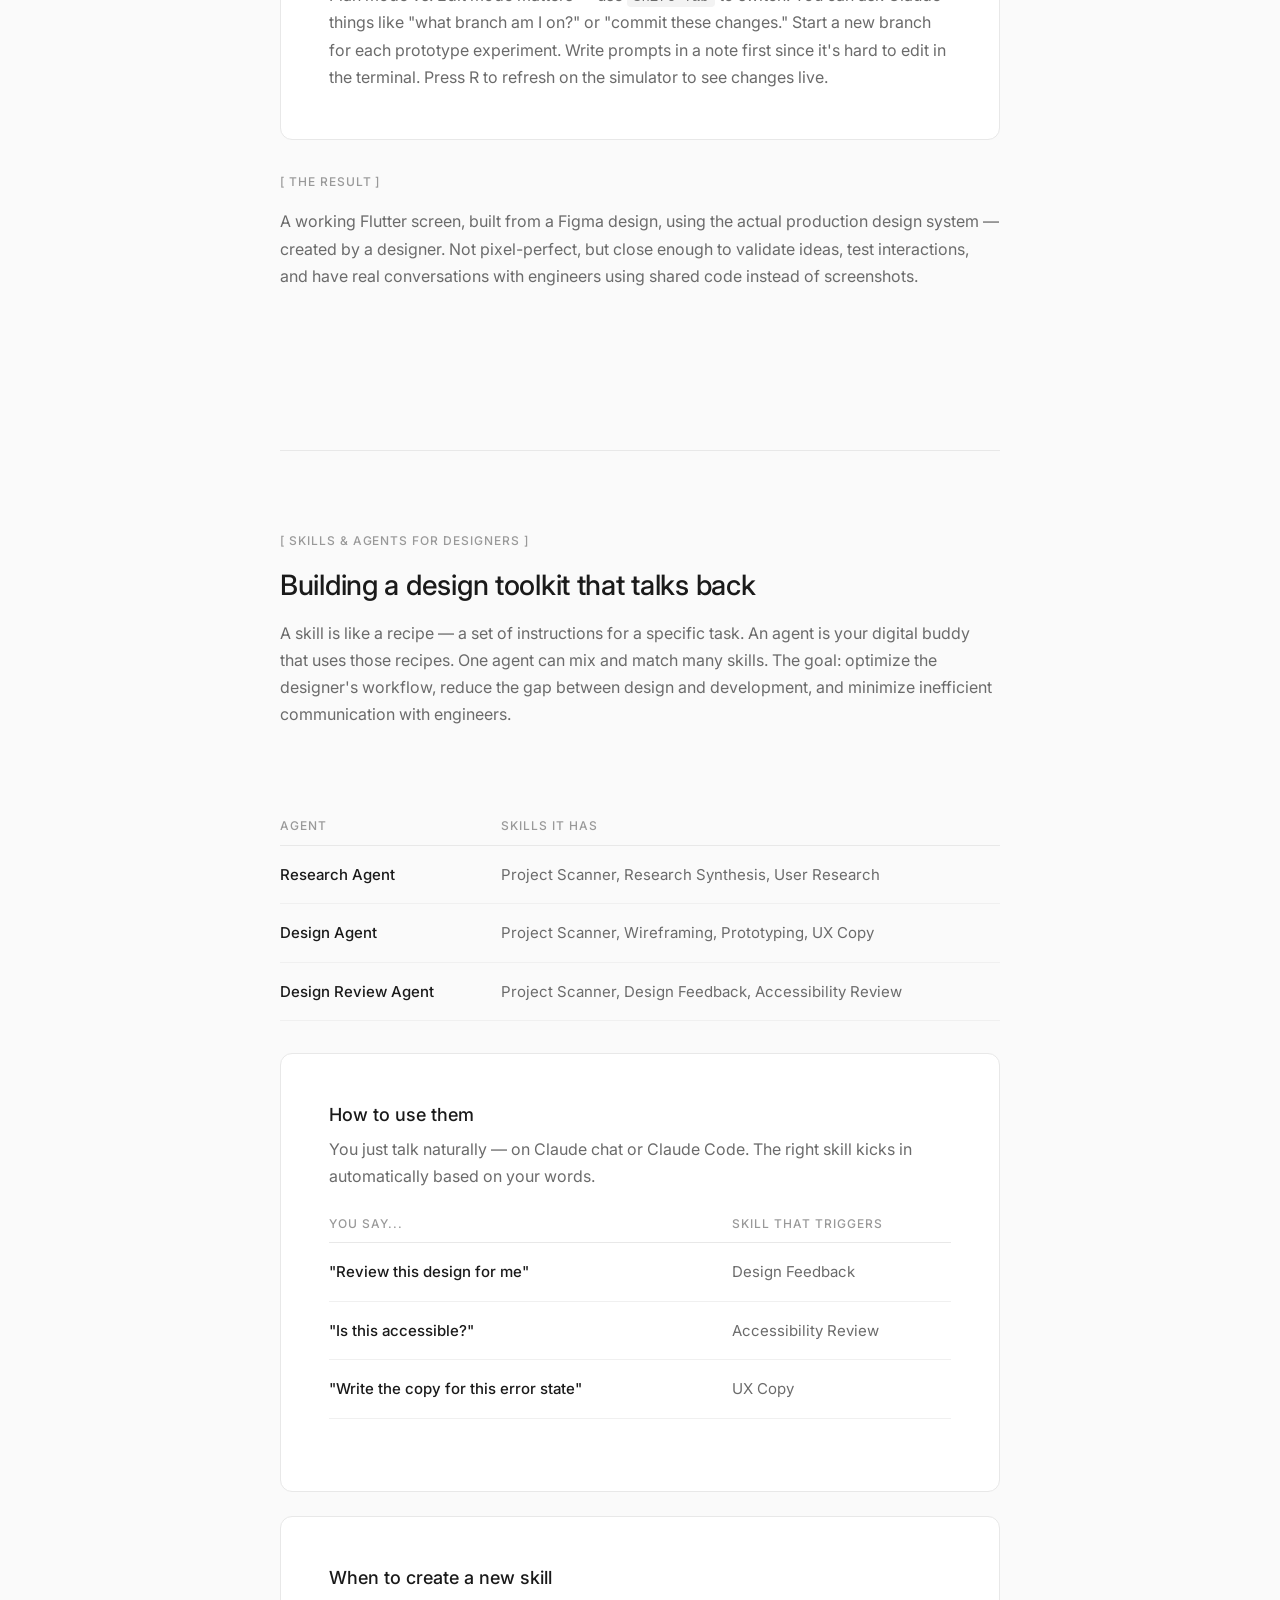
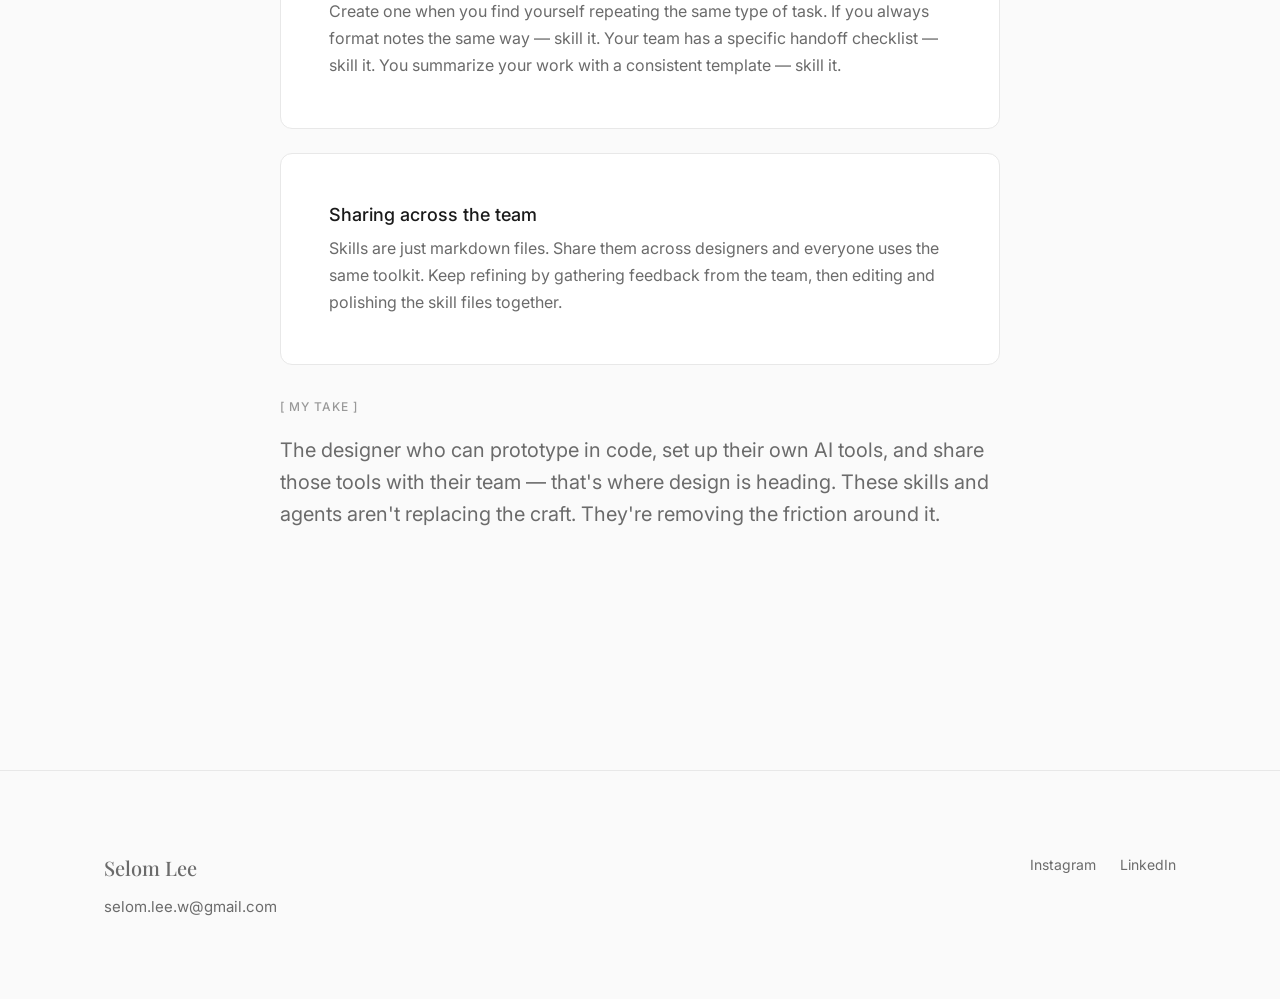
<file: portfolio/ai-design.html>
<!DOCTYPE html>
<html lang="en">
<head>
  <meta charset="UTF-8">
  <meta name="viewport" content="width=device-width, initial-scale=1.0">
  <title>AI + Design - Selom Lee</title>
  <meta name="description" content="Exploring the intersection of design and AI — vibe coding, rapid prototyping, and building skills and agents for designers.">
  <link rel="preconnect" href="https://fonts.googleapis.com">
  <link rel="preconnect" href="https://fonts.gstatic.com" crossorigin>
  <link href="https://fonts.googleapis.com/css2?family=Inter:wght@400;500;600&family=Playfair+Display:ital,wght@0,500;1,400;1,500&display=swap" rel="stylesheet">
  <link rel="stylesheet" href="styles.css">
</head>
<body>

  <!-- Navigation -->
  <nav class="nav">
    <div class="nav__inner">
      <a href="index.html" class="nav__logo">Selom Lee</a>
      <button class="nav__toggle" aria-label="Toggle menu" onclick="document.querySelector('.nav__links').classList.toggle('open')">
        <span></span><span></span><span></span>
      </button>
      <ul class="nav__links">
        <li><a href="index.html">Home</a></li>
        <li><a href="works.html">Works</a></li>
        <li><a href="ai-design.html" class="active">AI + Design</a></li>
        <li><a href="about.html">About</a></li>
      </ul>
    </div>
  </nav>

  <!-- Intro -->
  <section class="ai-intro container--narrow">
    <p class="case-section__label" style="margin-bottom: 1rem;">AI + Design</p>
    <h1 style="margin-bottom: 1.5rem;">Reducing the gap between design and development</h1>
    <p class="text-large">
      I'm exploring how AI tools can make designers more independent — from turning Figma designs into working code, to building reusable skills and agents that any designer on the team can use.
    </p>
  </section>

  <!-- Section 1: Claude Code + Figma MCP -->
  <section class="section container--narrow">
    <div class="case-section">
      <p class="case-section__label">[ Claude Code + Figma MCP ]</p>
      <h2 style="margin-bottom: 1rem;">From Figma to Flutter with a prompt</h2>
      <p>
        I wanted to see how close a designer could get to real development output without writing code from scratch. I set up Claude Code with Figma MCP on our production Flutter codebase — the Picky mobile app — and tested whether I could go from a Figma design to a working screen.
      </p>
    </div>

    <div class="ai-card">
      <p class="ai-card__icon">&#x1F6E0;</p>
      <h3>The setup</h3>
      <p style="margin-top: 0.5rem; color: var(--color-text-secondary);">
        Installed Claude Code, cloned the Flutter repo, connected Figma MCP. Then pointed Claude at a specific Figma node and asked it to create a self-contained high-fidelity wireframe using the existing design system components and tokens.
      </p>
    </div>

    <div class="ai-card">
      <p class="ai-card__icon">&#x1F4AC;</p>
      <h3>The prompt that worked</h3>
      <p style="margin-top: 0.5rem; color: var(--color-text-secondary); font-family: monospace; font-size: 0.875rem; line-height: 1.6; background: var(--color-tag-bg); padding: 1rem; border-radius: 8px; margin-top: 0.75rem;">
        "I have a new design on Figma [node URL]. Use Figma MCP to understand the design first, and use other Figma-related skills to create a self-contained high-fidelity wireframe that includes components from the design system and design system token updates. Make a fresh page with dummy data and access it from the dev control panel."
      </p>
    </div>

    <div class="ai-card">
      <p class="ai-card__icon">&#x1F4A1;</p>
      <h3>What I learned</h3>
      <p style="margin-top: 0.5rem; color: var(--color-text-secondary);">
        Plan mode vs. Edit mode matters — use <code style="background: var(--color-tag-bg); padding: 2px 6px; border-radius: 4px; font-size: 0.875rem;">Shift+Tab</code> to switch. You can ask Claude things like "what branch am I on?" or "commit these changes." Start a new branch for each prototype experiment. Write prompts in a note first since it's hard to edit in the terminal. Press R to refresh on the simulator to see changes live.
      </p>
    </div>

    <div class="case-section" style="margin-top: 2rem;">
      <p class="case-section__label">[ The result ]</p>
      <p>
        A working Flutter screen, built from a Figma design, using the actual production design system — created by a designer. Not pixel-perfect, but close enough to validate ideas, test interactions, and have real conversations with engineers using shared code instead of screenshots.
      </p>
    </div>
  </section>

  <!-- Divider -->
  <div class="container--narrow" style="border-top: 1px solid var(--color-border); margin: 0 auto;"></div>

  <!-- Section 2: Skills & Agents for Designers -->
  <section class="section container--narrow">
    <div class="case-section">
      <p class="case-section__label">[ Skills & Agents for Designers ]</p>
      <h2 style="margin-bottom: 1rem;">Building a design toolkit that talks back</h2>
      <p>
        A skill is like a recipe — a set of instructions for a specific task. An agent is your digital buddy that uses those recipes. One agent can mix and match many skills. The goal: optimize the designer's workflow, reduce the gap between design and development, and minimize inefficient communication with engineers.
      </p>
    </div>

    <!-- Agent Table -->
    <table class="agent-table">
      <thead>
        <tr>
          <th>Agent</th>
          <th>Skills it has</th>
        </tr>
      </thead>
      <tbody>
        <tr>
          <td>Research Agent</td>
          <td>Project Scanner, Research Synthesis, User Research</td>
        </tr>
        <tr>
          <td>Design Agent</td>
          <td>Project Scanner, Wireframing, Prototyping, UX Copy</td>
        </tr>
        <tr>
          <td>Design Review Agent</td>
          <td>Project Scanner, Design Feedback, Accessibility Review</td>
        </tr>
      </tbody>
    </table>

    <div class="ai-card" style="margin-top: 2rem;">
      <h3>How to use them</h3>
      <p style="margin-top: 0.5rem; color: var(--color-text-secondary);">
        You just talk naturally — on Claude chat or Claude Code. The right skill kicks in automatically based on your words.
      </p>
      <table class="agent-table" style="margin-top: 1rem;">
        <thead>
          <tr>
            <th>You say...</th>
            <th>Skill that triggers</th>
          </tr>
        </thead>
        <tbody>
          <tr>
            <td>"Review this design for me"</td>
            <td>Design Feedback</td>
          </tr>
          <tr>
            <td>"Is this accessible?"</td>
            <td>Accessibility Review</td>
          </tr>
          <tr>
            <td>"Write the copy for this error state"</td>
            <td>UX Copy</td>
          </tr>
        </tbody>
      </table>
    </div>

    <div class="ai-card">
      <h3>When to create a new skill</h3>
      <p style="margin-top: 0.5rem; color: var(--color-text-secondary);">
        Create one when you find yourself repeating the same type of task. If you always format notes the same way — skill it. Your team has a specific handoff checklist — skill it. You summarize your work with a consistent template — skill it.
      </p>
    </div>

    <div class="ai-card">
      <h3>Sharing across the team</h3>
      <p style="margin-top: 0.5rem; color: var(--color-text-secondary);">
        Skills are just markdown files. Share them across designers and everyone uses the same toolkit. Keep refining by gathering feedback from the team, then editing and polishing the skill files together.
      </p>
    </div>

    <div class="case-section" style="margin-top: 2rem;">
      <p class="case-section__label">[ My take ]</p>
      <p class="text-large">
        The designer who can prototype in code, set up their own AI tools, and share those tools with their team — that's where design is heading. These skills and agents aren't replacing the craft. They're removing the friction around it.
      </p>
    </div>
  </section>

  <!-- Footer -->
  <footer class="footer">
    <div class="container footer__inner">
      <div>
        <p class="footer__name">Selom Lee</p>
        <a href="mailto:selom.lee.w@gmail.com" class="footer__email">selom.lee.w@gmail.com</a>
      </div>
      <ul class="footer__links">
        <li><a href="https://www.instagram.com/lomm.design" target="_blank" rel="noopener">Instagram</a></li>
        <li><a href="https://www.linkedin.com/in/selomlee/" target="_blank" rel="noopener">LinkedIn</a></li>
      </ul>
    </div>
  </footer>

</body>
</html>
</file>
<file: styles.css>
/* ============================================
   Lomi Portfolio — Design System
   Minimal, clean, typography-focused
   ============================================ */

/* --- Reset & Base --- */
*, *::before, *::after {
  margin: 0;
  padding: 0;
  box-sizing: border-box;
}

:root {
  /* Foundation Colors — Olive Green */
  --olive-50: oklch(0.661 0.041 133.723);
  --olive-100: oklch(0.584 0.036 133.723);
  --olive-200: oklch(0.508 0.032 133.723);
  --olive-300: oklch(0.432 0.027 133.723);
  --olive-500: oklch(0.355 0.022 133.723);
  --olive-700: oklch(0.279 0.017 133.723);
  --olive-800: oklch(0.203 0.013 133.723);
  --olive-900: oklch(0.126 0.008 133.723);
  --olive-950: oklch(0.05 0.003 133.723);

  /* Foundation Colors — Neutral Pink */
  --pink-50: oklch(0.95 0.007 30.225);
  --pink-100: oklch(0.88 0.017 30.225);
  --pink-200: oklch(0.81 0.029 30.225);
  --pink-300: oklch(0.741 0.042 30.225);
  --pink-500: oklch(0.671 0.058 30.225);
  --pink-700: oklch(0.601 0.064 30.225);
  --pink-800: oklch(0.531 0.056 30.225);
  --pink-900: oklch(0.462 0.049 30.225);
  --pink-950: oklch(0.392 0.041 30.225);

  /* Semantic Colors — Dark Mode (default) */
  --color-bg: var(--olive-800);
  --color-surface: var(--olive-700);
  --color-text: var(--pink-200);
  --color-text-secondary: oklch(from var(--pink-50) l c h / 0.64);
  --color-text-tertiary: oklch(from var(--pink-50) l c h / 0.4);
  --color-accent: var(--pink-100);
  --color-border: oklch(from var(--pink-50) l c h / 0.12);
  --color-border-light: oklch(from var(--pink-50) l c h / 0.06);
  --color-tag-bg: oklch(from var(--pink-50) l c h / 0.08);
  --color-hover: oklch(from var(--pink-50) l c h / 0.05);
  --color-nav-bg: oklch(from var(--olive-800) l c h / 0.85);
  --color-nav-panel: var(--pink-100);
  --color-nav-panel-text: var(--olive-800);
  --color-nav-panel-secondary: oklch(from var(--olive-800) l c h / 0.64);
  --color-nav-panel-tertiary: oklch(from var(--olive-800) l c h / 0.4);
  --color-nav-panel-border: oklch(from var(--olive-800) l c h / 0.12);
  --color-shadow: oklch(0 0 0 / 0.2);

  --font-mono: 'Chivo Mono', 'SF Mono', 'Fira Code', monospace;

  --weight-xlight: 200;
  --weight-light: 300;

  --text-2xs: 0.75rem;
  --text-xs: 0.875rem;
  --text-sm: 0.9375rem;
  --text-base: 1rem;
  --text-md: 1.125rem;
  --text-lg: 1.25rem;
  --text-xl: 1.5rem;
  --text-2xl: 1.75rem;
  --text-3xl: 2rem;
  --text-4xl: 3rem;
  --text-5xl: 5rem;

  --leading-tight: 1.15;
  --leading-snug: 1.3;
  --leading-normal: 1.4;
  --leading-relaxed: 1.6;
  --leading-loose: 1.7;

  --tracking-tight: -0.02em;
  --tracking-snug: -0.01em;
  --tracking-wide: 0.08em;

  --space-xs: 0.5rem;
  --space-sm: 1rem;
  --space-md: 1.5rem;
  --space-lg: 3rem;
  --space-xl: 5rem;
  --space-2xl: 8rem;

  --max-width: 1120px;
  --max-width-narrow: 720px;

  --transition: 0.3s cubic-bezier(0.4, 0, 0.2, 1);
}

/* Light mode — explicit toggle */
[data-theme="light"] {
  --color-bg: var(--pink-200);
  --color-surface: var(--pink-100);
  --color-text: var(--olive-800);
  --color-text-secondary: oklch(from var(--olive-800) l c h / 0.64);
  --color-text-tertiary: oklch(from var(--olive-800) l c h / 0.4);
  --color-accent: var(--olive-700);
  --color-border: oklch(from var(--olive-800) l c h / 0.12);
  --color-border-light: oklch(from var(--olive-800) l c h / 0.06);
  --color-tag-bg: oklch(from var(--olive-800) l c h / 0.08);
  --color-hover: oklch(from var(--olive-800) l c h / 0.05);
  --color-nav-bg: oklch(from var(--pink-50) l c h / 0.85);
  --color-nav-panel: var(--olive-900);
  --color-nav-panel-text: var(--pink-50);
  --color-nav-panel-secondary: oklch(from var(--pink-50) l c h / 0.64);
  --color-nav-panel-tertiary: oklch(from var(--pink-50) l c h / 0.4);
  --color-nav-panel-border: oklch(from var(--pink-50) l c h / 0.12);
  --color-shadow: oklch(0 0 0 / 0.06);
}

/* Light mode — system preference (when no explicit choice) */
@media (prefers-color-scheme: light) {
  :root:not([data-theme]) {
    --color-bg: var(--pink-200);
    --color-surface: var(--pink-100);
    --color-text: var(--olive-800);
    --color-text-secondary: oklch(from var(--olive-800) l c h / 0.64);
    --color-text-tertiary: oklch(from var(--olive-800) l c h / 0.4);
    --color-accent: var(--olive-700);
    --color-border: oklch(from var(--olive-800) l c h / 0.12);
    --color-border-light: oklch(from var(--olive-800) l c h / 0.06);
    --color-tag-bg: oklch(from var(--olive-800) l c h / 0.08);
    --color-hover: oklch(from var(--olive-800) l c h / 0.05);
    --color-nav-bg: oklch(from var(--pink-50) l c h / 0.85);
    --color-nav-panel: var(--olive-900);
    --color-nav-panel-text: var(--pink-50);
    --color-nav-panel-secondary: oklch(from var(--pink-50) l c h / 0.64);
    --color-nav-panel-tertiary: oklch(from var(--pink-50) l c h / 0.4);
    --color-nav-panel-border: oklch(from var(--pink-50) l c h / 0.12);
    --color-shadow: oklch(0 0 0 / 0.06);
  }
}

html {
  font-size: 16px;
  scroll-behavior: smooth;
  -webkit-font-smoothing: antialiased;
  -moz-osx-font-smoothing: grayscale;
}

body {
  font-family: var(--font-mono);
  color: var(--color-text);
  background-color: var(--color-bg);
  line-height: var(--leading-loose);
  font-weight: var(--weight-xlight);
}

a {
  color: inherit;
  text-decoration: none;
}

img {
  max-width: 100%;
  height: auto;
  display: block;
}

/* --- Typography --- */
h1 {
  font-size: var(--text-4xl);
  font-weight: var(--weight-light);
  line-height: var(--leading-tight);
  letter-spacing: var(--tracking-tight);
}

h2 {
  font-size: var(--text-2xl);
  font-weight: var(--weight-light);
  line-height: var(--leading-snug);
  letter-spacing: var(--tracking-snug);
}

h3 {
  font-size: var(--text-md);
  font-weight: var(--weight-light);
  line-height: var(--leading-normal);
}

p {
  font-size: var(--text-base);
  line-height: var(--leading-loose);
  color: var(--color-text-secondary);
}

.text-large {
  font-size: var(--text-lg);
  line-height: var(--leading-relaxed);
}

.text-small {
  font-size: var(--text-xs);
}

.text-xs {
  font-size: var(--text-2xs);
  text-transform: uppercase;
  letter-spacing: var(--tracking-wide);
  font-weight: var(--weight-light);
  color: var(--color-text-tertiary);
}

.italic-quote {
  font-style: italic;
  font-size: var(--text-md);
  color: var(--color-text-secondary);
  line-height: var(--leading-relaxed);
}

/* --- Layout --- */
.container,
.container--narrow {
  width: 84%;
  margin: 0 auto;
}

.section {
  padding: var(--space-xl) 0;
}

.section--large {
  padding: var(--space-2xl) 0;
}

/* --- Navigation --- */
.nav {
  position: fixed;
  top: 0;
  left: 0;
  right: 0;
  z-index: 100;
  padding: var(--space-md);
  pointer-events: none;
}

.nav__logo {
  position: fixed;
  top: var(--space-md);
  left: var(--space-md);
  pointer-events: auto;
  z-index: 101;
  color: var(--color-text);
  display: block;
  width: 32px;
  height: 32px;
}

.nav__logo svg {
  display: block;
  width: 100%;
  height: 100%;
}

.nav__logo .logo-word,
.nav__logo .logo-l,
.nav__logo .logo-eye {
  transition: fill 0.3s ease;
}

.nav__logo:hover .logo-word { fill: #E6CB00; }
.nav__logo:hover .logo-l { fill: #FF4C2E; }
.nav__logo:hover .logo-eye { fill: #A4C1EC; }

/* Nav actions group (theme toggle + menu toggle) */
.nav__actions {
  position: fixed;
  top: var(--space-md);
  right: var(--space-md);
  display: flex;
  align-items: center;
  gap: var(--space-sm);
  z-index: 102;
  pointer-events: auto;
}

.nav__toggle {
  width: 24px;
  height: 24px;
  display: flex;
  align-items: center;
  justify-content: center;
  background: none;
  border: none;
  cursor: pointer;
}

.nav__toggle-dots {
  display: flex;
  gap: 4px;
  transition: transform 300ms ease-in-out;
}

.nav__toggle-dots span {
  display: block;
  width: 4px;
  height: 4px;
  border-radius: 50%;
  background: var(--color-text);
  transition: background 300ms ease-in-out;
}

/* Rotate to vertical dots when open, switch color to panel text */
.nav--open .nav__toggle-dots {
  transform: rotate(90deg);
}

.nav--open .nav__toggle-dots span {
  background: var(--color-nav-panel-text);
}

/* Panel */
.nav__panel {
  position: fixed;
  top: calc(var(--space-md) - 12px);
  right: calc(var(--space-md) - 12px);
  z-index: 101;
  pointer-events: none;
}

.nav--open .nav__panel {
  pointer-events: auto;
}

/* Panel background */
.nav__panel-bg {
  position: absolute;
  top: 0;
  right: 0;
  width: 48px;
  height: 48px;
  background: var(--color-nav-panel);
  border-radius: 12px;
  opacity: 0;
  transform-origin: top right;
  transition:
    width 200ms ease-in-out 200ms,
    height 200ms ease-in-out,
    opacity 200ms ease-in-out 200ms;
}

.nav--open .nav__panel-bg {
  width: 100%;
  height: 100%;
  opacity: 1;
  transition:
    width 300ms ease-in-out,
    height 200ms ease-in-out 200ms,
    opacity 200ms ease-in-out;
}

/* Panel content */
.nav__panel-content {
  display: grid;
  grid-template-rows: 0fr;
  opacity: 0;
  filter: blur(4px);
  transition:
    grid-template-rows 200ms ease-in-out 200ms,
    opacity 100ms ease-in-out,
    filter 100ms ease-in-out;
}

.nav--open .nav__panel-content {
  grid-template-rows: 1fr;
  opacity: 1;
  filter: blur(0);
  transition:
    grid-template-rows 400ms ease-in-out 200ms,
    opacity 400ms ease-in-out 300ms,
    filter 200ms ease-in-out 300ms;
}

.nav__panel-inner {
  overflow: hidden;
  padding: 48px 16px 16px;
  min-width: 260px;
}

/* Nav links */
.nav__links {
  display: flex;
  flex-direction: column;
  gap: 4px;
  list-style: none;
  margin-bottom: var(--space-md);
}

.nav__links a {
  font-size: var(--text-lg);
  font-weight: var(--weight-light);
  line-height: var(--leading-tight);
  color: var(--color-nav-panel-text);
  transition: opacity 100ms ease-in-out;
  display: block;
}

.nav__links:has(a:hover) a:not(:hover) {
  opacity: 0.4;
}

/* Location (fixed center of nav bar) */
.nav__location {
  position: fixed;
  top: var(--space-md);
  left: 50%;
  transform: translateX(-50%);
  display: flex;
  align-items: center;
  gap: var(--space-xs);
  font-size: var(--text-2xs);
  text-transform: uppercase;
  letter-spacing: var(--tracking-wide);
  color: var(--color-text);
  font-weight: var(--weight-medium);
  pointer-events: none;
  z-index: 101;
  white-space: nowrap;
}

.nav__location-dot {
  font-size: 6px;
}

.nav__location-time {
  margin-left: var(--space-md);
}

/* Meta / connect section */
.nav__meta {
  display: flex;
  flex-direction: column;
  gap: 4px;
  padding-top: var(--space-sm);
  border-top: 1px solid var(--color-nav-panel-border);
}

.nav__meta-label {
  font-size: var(--text-2xs);
  text-transform: uppercase;
  letter-spacing: var(--tracking-wide);
  color: var(--color-nav-panel-tertiary);
  font-weight: var(--weight-medium);
  margin-bottom: 2px;
}

.nav__meta a {
  font-size: var(--text-2xs);
  color: var(--color-nav-panel-secondary);
  transition: color var(--transition);
}

.nav__meta a:hover {
  color: var(--color-nav-panel-text);
}

/* Theme toggle */
.theme-toggle {
  background: none;
  border: 1px solid var(--color-border);
  border-radius: 50%;
  width: 32px;
  height: 32px;
  cursor: pointer;
  display: flex;
  align-items: center;
  justify-content: center;
  transition: border-color 300ms ease-in-out;
}

.theme-toggle:hover {
  border-color: var(--color-text);
}

.theme-toggle__icon::before {
  content: '\263E';
  font-size: var(--text-xs);
  color: var(--color-text);
  transition: color 300ms ease-in-out;
}

[data-theme="light"] .theme-toggle__icon::before {
  content: '\263C';
}

/* When menu is open, switch to panel colors */
.nav--open .theme-toggle {
  border-color: var(--color-nav-panel-border);
}

.nav--open .theme-toggle:hover {
  border-color: var(--color-nav-panel-text);
}

.nav--open .theme-toggle__icon::before {
  color: var(--color-nav-panel-text);
}

/* --- View Transitions (circle expand) --- */
@view-transition { navigation: auto; }

.project-card:nth-child(1) .project-card__image {
  view-transition-name: project-hero-1;
}

.project-card:nth-child(2) .project-card__image {
  view-transition-name: project-hero-2;
}

::view-transition-old(root) {
  animation: vt-fade-out 0.4s ease forwards;
}

::view-transition-new(root) {
  animation: vt-circle-expand 0.6s cubic-bezier(0.4, 0, 0.2, 1) forwards;
}

::view-transition-image-pair(project-hero-1),
::view-transition-image-pair(project-hero-2) {
  animation-duration: 0.5s;
  animation-timing-function: cubic-bezier(0.4, 0, 0.2, 1);
}

@keyframes vt-fade-out {
  from { opacity: 1; }
  to { opacity: 0; }
}

@keyframes vt-circle-expand {
  from {
    clip-path: circle(0% at var(--click-x, 50%) var(--click-y, 50%));
  }
  to {
    clip-path: circle(150% at var(--click-x, 50%) var(--click-y, 50%));
  }
}

/* --- Preloader --- */
.preloader {
  position: fixed;
  inset: 0;
  z-index: 200;
  background: var(--pink-300);
  display: flex;
  flex-direction: column;
  align-items: center;
  justify-content: center;
  padding: var(--space-lg);
  transition: transform 800ms cubic-bezier(0.76, 0, 0.24, 1);
}

.preloader--done {
  transform: translateY(-100%);
}

.preloader__text {
  font-size: var(--text-md);
  font-weight: var(--weight-light);
  color: var(--olive-800);
  max-width: 480px;
  text-align: center;
  line-height: var(--leading-relaxed);
  opacity: 0;
  transform: translateY(20px);
  animation: preloaderFadeIn 600ms ease-out 200ms forwards;
}

.preloader__bar {
  width: 120px;
  height: 2px;
  background: oklch(from var(--olive-800) l c h / 0.2);
  border-radius: 2px;
  margin-top: var(--space-md);
  overflow: hidden;
  opacity: 0;
  animation: preloaderFadeIn 600ms ease-out 200ms forwards;
}

.preloader__bar-fill {
  width: 0%;
  height: 100%;
  background: var(--olive-800);
  border-radius: 2px;
  animation: preloaderProgress 2400ms ease-in-out 400ms forwards;
}

@keyframes preloaderFadeIn {
  to { opacity: 1; transform: translateY(0); }
}

@keyframes preloaderProgress {
  to { width: 100%; }
}

/* --- Home --- */
.home {
  height: 100vh;
  position: relative;
  padding: var(--space-md);
  padding-top: calc(var(--space-md) + 56px);
}

.home__intro {
  max-width: 640px;
  margin-top: 80px;
  padding-right: 24px;
}

.home__intro h1 {
  font-size: var(--text-xl);
  display: inline;
}

.home__intro-text {
  font-size: var(--text-xl);
  line-height: var(--leading-loose);
  color: var(--color-text);
  display: inline;
}

.home__cursor {
  font-size: var(--text-xl);
  font-weight: var(--weight-xlight);
  animation: blink 0.7s step-end infinite;
}

#typed-word {
  font-family: 'Coming Soon', cursive;
}

@keyframes blink {
  50% { opacity: 0; }
}

/* --- Project Cards --- */
.home__projects {
  position: absolute;
  bottom: var(--space-lg);
  left: var(--space-md);
  display: flex;
  gap: 16px;
}

.project-card {
  display: block;
  width: 400px;
  flex-shrink: 0;
}

.project-card__company {
  font-size: var(--text-2xs);
  text-transform: uppercase;
  letter-spacing: var(--tracking-wide);
  color: var(--color-text-tertiary);
  font-weight: var(--weight-light);
  margin-bottom: var(--space-xs);
  opacity: 0;
  transition: opacity 0.25s ease;
}

.project-card__image {
  width: 400px;
  height: 280px;
  object-fit: cover;
  border-radius: 8px;
  background: var(--color-border-light);
  filter: grayscale(100%);
  transition: filter 0.3s ease;
}

.project-card:hover .project-card__image {
  filter: grayscale(0%);
}

.project-card__title {
  font-size: var(--text-lg);
  font-weight: var(--weight-light);
  margin-top: var(--space-sm);
  margin-bottom: 4px;
  line-height: var(--leading-snug);
  opacity: 0;
  transition: opacity 0.25s ease;
}

.project-card__summary {
  font-size: var(--text-xs);
  color: var(--color-text-secondary);
  line-height: var(--leading-relaxed);
  opacity: 0;
  transition: opacity 0.25s ease;
}

.project-card:hover .project-card__company,
.project-card:hover .project-card__title,
.project-card:hover .project-card__summary {
  opacity: 1;
}

/* --- Section Header --- */
.section-header {
  display: flex;
  align-items: baseline;
  gap: var(--space-sm);
  margin-bottom: var(--space-lg);
}

.section-label {
  font-size: var(--text-2xs);
  text-transform: uppercase;
  letter-spacing: var(--tracking-wide);
  color: var(--color-text-tertiary);
  font-weight: var(--weight-light);
}

/* --- Case Study Page --- */
.case-hero-wrap {
  padding: calc(var(--space-md) + 40px) var(--space-md) 0;
}

.case-image--hero {
  width: 100%;
  margin: 0;
  border-radius: 12px;
}

.case-hero {
  padding-top: var(--space-lg);
  padding-bottom: var(--space-lg);
}

.case-hero h1 {
  font-size: var(--text-5xl);
  font-weight: var(--weight-xlight);
}

.case-hero__subtitle {
  font-size: var(--text-md);
  color: var(--color-text-secondary);
  line-height: var(--leading-loose);
  max-width: 640px;
}

.case-meta {
  display: grid;
  grid-template-columns: repeat(auto-fit, minmax(140px, 1fr));
  gap: var(--space-md);
  padding: var(--space-md) 0;
  border-top: 1px solid var(--color-border);
  border-bottom: 1px solid var(--color-border);
  margin: var(--space-lg) 0;
}

.case-meta dt {
  font-size: var(--text-2xs);
  text-transform: uppercase;
  letter-spacing: var(--tracking-wide);
  color: var(--color-text-tertiary);
  font-weight: var(--weight-light);
  margin-bottom: 4px;
}

.case-meta dd {
  font-size: var(--text-sm);
  color: var(--color-text);
}

.case-section {
  margin-bottom: var(--space-xl);
}

.case-section__label {
  font-size: var(--text-2xs);
  text-transform: uppercase;
  letter-spacing: var(--tracking-wide);
  color: var(--color-text-tertiary);
  font-weight: var(--weight-light);
  margin-bottom: var(--space-sm);
}

.case-section h2 {
  margin-bottom: var(--space-sm);
}

.case-section p {
  margin-bottom: var(--space-sm);
}

.case-image {
  width: 100%;
  border-radius: 8px;
  margin: var(--space-md) 0;
}

.case-highlight {
  font-size: var(--text-3xl);
  font-weight: var(--weight-light);
  line-height: var(--leading-snug);
  color: var(--color-text);
  margin: var(--space-lg) 0;
  letter-spacing: var(--tracking-snug);
}

/* --- AI + Design Page --- */
.ai-intro {
  padding-top: var(--space-xl);
  padding-bottom: var(--space-lg);
}

.ai-card {
  background: var(--color-surface);
  border: 1px solid var(--color-border);
  border-radius: 12px;
  padding: var(--space-lg);
  margin-bottom: var(--space-md);
}

.ai-card__icon {
  font-size: var(--text-xl);
  margin-bottom: var(--space-sm);
}

.ai-card h3 {
  margin-bottom: var(--space-xs);
}

.tag {
  display: inline-block;
  font-size: var(--text-2xs);
  padding: 4px 10px;
  background: var(--color-tag-bg);
  border-radius: 100px;
  color: var(--color-text-secondary);
  margin-right: 4px;
  margin-bottom: 4px;
}

.agent-table {
  width: 100%;
  border-collapse: collapse;
  font-size: var(--text-sm);
  margin: var(--space-md) 0;
}

.agent-table th {
  text-align: left;
  font-size: var(--text-2xs);
  text-transform: uppercase;
  letter-spacing: var(--tracking-wide);
  color: var(--color-text-tertiary);
  font-weight: var(--weight-light);
  padding: var(--space-xs) 0;
  border-bottom: 1px solid var(--color-border);
}

.agent-table td {
  padding: var(--space-sm) 0;
  border-bottom: 1px solid var(--color-border-light);
  color: var(--color-text-secondary);
  vertical-align: top;
}

.agent-table td:first-child {
  color: var(--color-text);
  font-weight: var(--weight-light);
  white-space: nowrap;
  padding-right: var(--space-md);
}

/* --- About Page --- */
.about-header {
  padding-top: var(--space-xl);
  padding-bottom: var(--space-lg);
}

.about-grid {
  display: grid;
  grid-template-columns: 1fr 1fr;
  gap: var(--space-xl);
  align-items: start;
}

.experience-item {
  padding: var(--space-md) 0;
  border-bottom: 1px solid var(--color-border-light);
}

.experience-item__period {
  font-size: var(--text-2xs);
  text-transform: uppercase;
  letter-spacing: var(--tracking-wide);
  color: var(--color-text-tertiary);
  font-weight: var(--weight-light);
  margin-bottom: 4px;
}

.experience-item__role {
  font-weight: var(--weight-light);
  margin-bottom: 2px;
}

.experience-item__company {
  color: var(--color-text-secondary);
  font-size: var(--text-sm);
}

.skills-list {
  display: flex;
  flex-wrap: wrap;
  gap: 6px;
}


/* --- CTA Banner --- */
.cta-banner {
  text-align: center;
  padding: var(--space-2xl) var(--space-md);
}

.cta-banner .italic-quote {
  max-width: 560px;
  margin: 0 auto;
}

/* --- Other Work Links --- */
.other-work {
  display: grid;
  grid-template-columns: 1fr 1fr;
  gap: var(--space-md);
}

.other-work a {
  display: block;
  border-radius: 8px;
  overflow: hidden;
  transition: transform var(--transition);
}

.other-work a:hover {
  transform: translateY(-2px);
}

.other-work img {
  width: 100%;
  aspect-ratio: 16 / 9;
  object-fit: cover;
}

/* --- Responsive --- */
@media (max-width: 768px) {
  h1 {
    font-size: 2.25rem;
  }

  h2 {
    font-size: 1.375rem;
  }

  .home {
    height: auto;
    min-height: 100vh;
  }

  .home__intro {
    margin-bottom: var(--space-lg);
  }

  .home__projects {
    position: static;
    flex-direction: column;
  }

  .project-card {
    width: 100%;
  }

  .project-card__image {
    width: 100%;
    height: auto;
  }

  .project-card__company,
  .project-card__title,
  .project-card__summary {
    opacity: 1;
  }

  .about-grid {
    grid-template-columns: 1fr;
    gap: var(--space-lg);
  }

  .other-work {
    grid-template-columns: 1fr;
  }

  .case-highlight {
    font-size: 1.5rem;
  }

}

@media (max-width: 480px) {
  h1 {
    font-size: 1.875rem;
  }

  .case-meta {
    grid-template-columns: 1fr 1fr;
  }

  .section {
    padding: var(--space-lg) 0;
  }

  .section--large {
    padding: var(--space-xl) 0;
  }
}
</file>
<file: portfolio/styles.css>
/* ============================================
   Lomi Portfolio — Design System
   Minimal, clean, typography-focused
   ============================================ */

/* --- Reset & Base --- */
*, *::before, *::after {
  margin: 0;
  padding: 0;
  box-sizing: border-box;
}

:root {
  --color-bg: #fafafa;
  --color-surface: #ffffff;
  --color-text: #1a1a1a;
  --color-text-secondary: #6b6b6b;
  --color-text-tertiary: #999999;
  --color-accent: #1a1a1a;
  --color-border: #e8e8e8;
  --color-border-light: #f0f0f0;
  --color-tag-bg: #f3f3f3;
  --color-hover: #f5f5f5;

  --font-sans: 'Inter', -apple-system, BlinkMacSystemFont, 'Segoe UI', sans-serif;
  --font-serif: 'Playfair Display', Georgia, serif;

  --space-xs: 0.5rem;
  --space-sm: 1rem;
  --space-md: 1.5rem;
  --space-lg: 3rem;
  --space-xl: 5rem;
  --space-2xl: 8rem;

  --max-width: 1120px;
  --max-width-narrow: 720px;

  --transition: 0.3s cubic-bezier(0.4, 0, 0.2, 1);
}

html {
  font-size: 16px;
  scroll-behavior: smooth;
  -webkit-font-smoothing: antialiased;
  -moz-osx-font-smoothing: grayscale;
}

body {
  font-family: var(--font-sans);
  color: var(--color-text);
  background-color: var(--color-bg);
  line-height: 1.7;
  font-weight: 400;
}

a {
  color: inherit;
  text-decoration: none;
}

img {
  max-width: 100%;
  height: auto;
  display: block;
}

/* --- Typography --- */
h1 {
  font-family: var(--font-serif);
  font-size: 3rem;
  font-weight: 500;
  line-height: 1.15;
  letter-spacing: -0.02em;
}

h2 {
  font-size: 1.75rem;
  font-weight: 500;
  line-height: 1.3;
  letter-spacing: -0.01em;
}

h3 {
  font-size: 1.125rem;
  font-weight: 500;
  line-height: 1.4;
}

p {
  font-size: 1rem;
  line-height: 1.7;
  color: var(--color-text-secondary);
}

.text-large {
  font-size: 1.25rem;
  line-height: 1.6;
}

.text-small {
  font-size: 0.875rem;
}

.text-xs {
  font-size: 0.75rem;
  text-transform: uppercase;
  letter-spacing: 0.08em;
  font-weight: 500;
  color: var(--color-text-tertiary);
}

.italic-quote {
  font-family: var(--font-serif);
  font-style: italic;
  font-size: 1.125rem;
  color: var(--color-text-secondary);
  line-height: 1.6;
}

/* --- Layout --- */
.container {
  max-width: var(--max-width);
  margin: 0 auto;
  padding: 0 var(--space-md);
}

.container--narrow {
  max-width: var(--max-width-narrow);
  margin: 0 auto;
  padding: 0 var(--space-md);
}

.section {
  padding: var(--space-xl) 0;
}

.section--large {
  padding: var(--space-2xl) 0;
}

/* --- Navigation --- */
.nav {
  position: fixed;
  top: 0;
  left: 0;
  right: 0;
  z-index: 100;
  background: rgba(250, 250, 250, 0.85);
  backdrop-filter: blur(12px);
  -webkit-backdrop-filter: blur(12px);
  border-bottom: 1px solid var(--color-border-light);
}

.nav__inner {
  max-width: var(--max-width);
  margin: 0 auto;
  padding: 0 var(--space-md);
  height: 64px;
  display: flex;
  align-items: center;
  justify-content: space-between;
}

.nav__logo {
  font-family: var(--font-serif);
  font-size: 1.125rem;
  font-weight: 500;
  letter-spacing: -0.01em;
}

.nav__links {
  display: flex;
  gap: var(--space-md);
  list-style: none;
}

.nav__links a {
  font-size: 0.875rem;
  color: var(--color-text-secondary);
  transition: color var(--transition);
  position: relative;
}

.nav__links a:hover,
.nav__links a.active {
  color: var(--color-text);
}

.nav__links a.active::after {
  content: '';
  position: absolute;
  bottom: -4px;
  left: 0;
  right: 0;
  height: 1.5px;
  background: var(--color-text);
  border-radius: 1px;
}

/* Mobile nav toggle */
.nav__toggle {
  display: none;
  background: none;
  border: none;
  cursor: pointer;
  padding: var(--space-xs);
}

.nav__toggle span {
  display: block;
  width: 20px;
  height: 1.5px;
  background: var(--color-text);
  margin: 5px 0;
  transition: var(--transition);
}

/* --- Hero --- */
.hero {
  min-height: 85vh;
  display: flex;
  flex-direction: column;
  justify-content: center;
  padding-top: 64px;
}

.hero__tagline {
  font-family: var(--font-serif);
  font-style: italic;
  font-size: 1rem;
  color: var(--color-text-tertiary);
  margin-bottom: var(--space-md);
}

.hero h1 {
  margin-bottom: var(--space-md);
}

.hero__intro {
  font-size: 1.125rem;
  max-width: 520px;
  line-height: 1.7;
  color: var(--color-text-secondary);
}

.hero__location {
  margin-top: var(--space-sm);
  font-size: 0.875rem;
  color: var(--color-text-tertiary);
}

/* --- Section Header --- */
.section-header {
  display: flex;
  align-items: baseline;
  gap: var(--space-sm);
  margin-bottom: var(--space-lg);
}

.section-label {
  font-size: 0.75rem;
  text-transform: uppercase;
  letter-spacing: 0.08em;
  color: var(--color-text-tertiary);
  font-weight: 500;
}

/* --- Project Cards --- */
.projects-grid {
  display: grid;
  grid-template-columns: 1fr;
  gap: var(--space-lg);
}

.project-card {
  display: block;
  border-radius: 12px;
  overflow: hidden;
  background: var(--color-surface);
  border: 1px solid var(--color-border);
  transition: transform var(--transition), box-shadow var(--transition);
}

.project-card:hover {
  transform: translateY(-4px);
  box-shadow: 0 12px 40px rgba(0, 0, 0, 0.06);
}

.project-card__image {
  width: 100%;
  aspect-ratio: 16 / 9;
  object-fit: cover;
  background: var(--color-border-light);
}

.project-card__content {
  padding: var(--space-md);
}

.project-card__company {
  font-size: 0.75rem;
  text-transform: uppercase;
  letter-spacing: 0.08em;
  color: var(--color-text-tertiary);
  font-weight: 500;
  margin-bottom: var(--space-xs);
}

.project-card__title {
  font-size: 1.25rem;
  font-weight: 500;
  margin-bottom: var(--space-xs);
  line-height: 1.3;
}

.project-card__desc {
  font-size: 0.9375rem;
  color: var(--color-text-secondary);
  line-height: 1.6;
}

/* --- Case Study Page --- */
.case-hero {
  padding-top: calc(64px + var(--space-xl));
  padding-bottom: var(--space-lg);
}

.case-hero__subtitle {
  font-size: 1.125rem;
  color: var(--color-text-secondary);
  line-height: 1.7;
  max-width: 640px;
}

.case-meta {
  display: grid;
  grid-template-columns: repeat(auto-fit, minmax(140px, 1fr));
  gap: var(--space-md);
  padding: var(--space-md) 0;
  border-top: 1px solid var(--color-border);
  border-bottom: 1px solid var(--color-border);
  margin: var(--space-lg) 0;
}

.case-meta dt {
  font-size: 0.75rem;
  text-transform: uppercase;
  letter-spacing: 0.08em;
  color: var(--color-text-tertiary);
  font-weight: 500;
  margin-bottom: 4px;
}

.case-meta dd {
  font-size: 0.9375rem;
  color: var(--color-text);
}

.case-section {
  margin-bottom: var(--space-xl);
}

.case-section__label {
  font-size: 0.75rem;
  text-transform: uppercase;
  letter-spacing: 0.08em;
  color: var(--color-text-tertiary);
  font-weight: 500;
  margin-bottom: var(--space-sm);
}

.case-section h2 {
  margin-bottom: var(--space-sm);
}

.case-section p {
  margin-bottom: var(--space-sm);
}

.case-image {
  width: 100%;
  border-radius: 8px;
  margin: var(--space-md) 0;
}

.case-highlight {
  font-family: var(--font-serif);
  font-size: 2rem;
  font-weight: 500;
  line-height: 1.3;
  color: var(--color-text);
  margin: var(--space-lg) 0;
  letter-spacing: -0.01em;
}

/* --- AI + Design Page --- */
.ai-intro {
  padding-top: calc(64px + var(--space-xl));
  padding-bottom: var(--space-lg);
}

.ai-card {
  background: var(--color-surface);
  border: 1px solid var(--color-border);
  border-radius: 12px;
  padding: var(--space-lg);
  margin-bottom: var(--space-md);
}

.ai-card__icon {
  font-size: 1.5rem;
  margin-bottom: var(--space-sm);
}

.ai-card h3 {
  margin-bottom: var(--space-xs);
}

.tag {
  display: inline-block;
  font-size: 0.75rem;
  padding: 4px 10px;
  background: var(--color-tag-bg);
  border-radius: 100px;
  color: var(--color-text-secondary);
  margin-right: 4px;
  margin-bottom: 4px;
}

.agent-table {
  width: 100%;
  border-collapse: collapse;
  font-size: 0.9375rem;
  margin: var(--space-md) 0;
}

.agent-table th {
  text-align: left;
  font-size: 0.75rem;
  text-transform: uppercase;
  letter-spacing: 0.08em;
  color: var(--color-text-tertiary);
  font-weight: 500;
  padding: var(--space-xs) 0;
  border-bottom: 1px solid var(--color-border);
}

.agent-table td {
  padding: var(--space-sm) 0;
  border-bottom: 1px solid var(--color-border-light);
  color: var(--color-text-secondary);
  vertical-align: top;
}

.agent-table td:first-child {
  color: var(--color-text);
  font-weight: 500;
  white-space: nowrap;
  padding-right: var(--space-md);
}

/* --- About Page --- */
.about-header {
  padding-top: calc(64px + var(--space-xl));
  padding-bottom: var(--space-lg);
}

.about-grid {
  display: grid;
  grid-template-columns: 1fr 1fr;
  gap: var(--space-xl);
  align-items: start;
}

.experience-item {
  padding: var(--space-md) 0;
  border-bottom: 1px solid var(--color-border-light);
}

.experience-item__period {
  font-size: 0.75rem;
  text-transform: uppercase;
  letter-spacing: 0.08em;
  color: var(--color-text-tertiary);
  font-weight: 500;
  margin-bottom: 4px;
}

.experience-item__role {
  font-weight: 500;
  margin-bottom: 2px;
}

.experience-item__company {
  color: var(--color-text-secondary);
  font-size: 0.9375rem;
}

.skills-list {
  display: flex;
  flex-wrap: wrap;
  gap: 6px;
}

/* --- Footer --- */
.footer {
  border-top: 1px solid var(--color-border);
  padding: var(--space-xl) 0;
  margin-top: var(--space-xl);
}

.footer__inner {
  display: flex;
  justify-content: space-between;
  align-items: flex-start;
}

.footer__name {
  font-family: var(--font-serif);
  font-size: 1.25rem;
  font-weight: 500;
  margin-bottom: var(--space-xs);
}

.footer__email {
  font-size: 0.9375rem;
  color: var(--color-text-secondary);
}

.footer__links {
  display: flex;
  gap: var(--space-md);
  list-style: none;
}

.footer__links a {
  font-size: 0.875rem;
  color: var(--color-text-secondary);
  transition: color var(--transition);
}

.footer__links a:hover {
  color: var(--color-text);
}

/* --- CTA Banner --- */
.cta-banner {
  text-align: center;
  padding: var(--space-2xl) var(--space-md);
}

.cta-banner .italic-quote {
  max-width: 560px;
  margin: 0 auto;
}

/* --- Other Work Links --- */
.other-work {
  display: grid;
  grid-template-columns: 1fr 1fr;
  gap: var(--space-md);
}

.other-work a {
  display: block;
  border-radius: 8px;
  overflow: hidden;
  transition: transform var(--transition);
}

.other-work a:hover {
  transform: translateY(-2px);
}

.other-work img {
  width: 100%;
  aspect-ratio: 16 / 9;
  object-fit: cover;
}

/* --- Responsive --- */
@media (max-width: 768px) {
  h1 {
    font-size: 2.25rem;
  }

  h2 {
    font-size: 1.375rem;
  }

  .hero {
    min-height: 70vh;
  }

  .about-grid {
    grid-template-columns: 1fr;
    gap: var(--space-lg);
  }

  .other-work {
    grid-template-columns: 1fr;
  }

  .case-highlight {
    font-size: 1.5rem;
  }

  .footer__inner {
    flex-direction: column;
    gap: var(--space-md);
  }

  .nav__links {
    display: none;
  }

  .nav__links.open {
    display: flex;
    flex-direction: column;
    position: absolute;
    top: 64px;
    left: 0;
    right: 0;
    background: rgba(250, 250, 250, 0.95);
    backdrop-filter: blur(12px);
    padding: var(--space-md);
    border-bottom: 1px solid var(--color-border);
    gap: var(--space-sm);
  }

  .nav__toggle {
    display: block;
  }
}

@media (max-width: 480px) {
  h1 {
    font-size: 1.875rem;
  }

  .case-meta {
    grid-template-columns: 1fr 1fr;
  }

  .section {
    padding: var(--space-lg) 0;
  }

  .section--large {
    padding: var(--space-xl) 0;
  }
}
</file>
